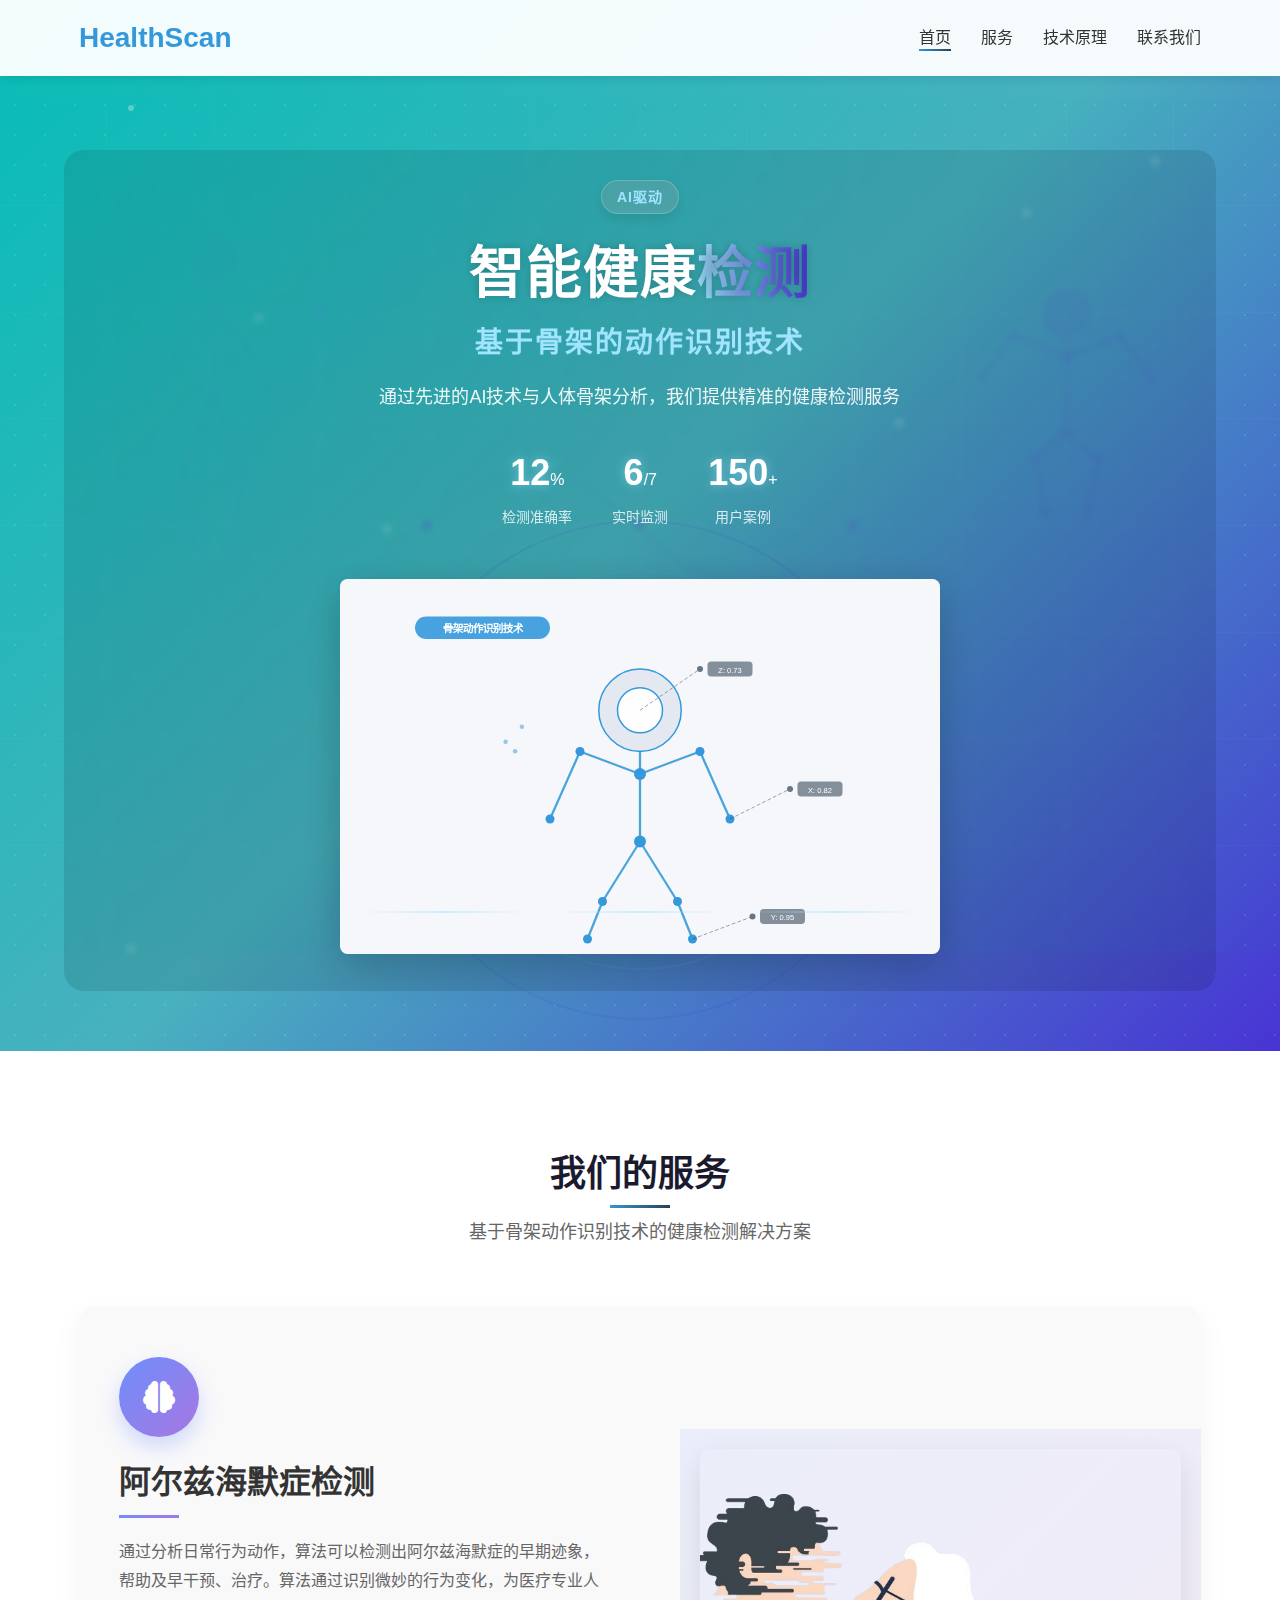
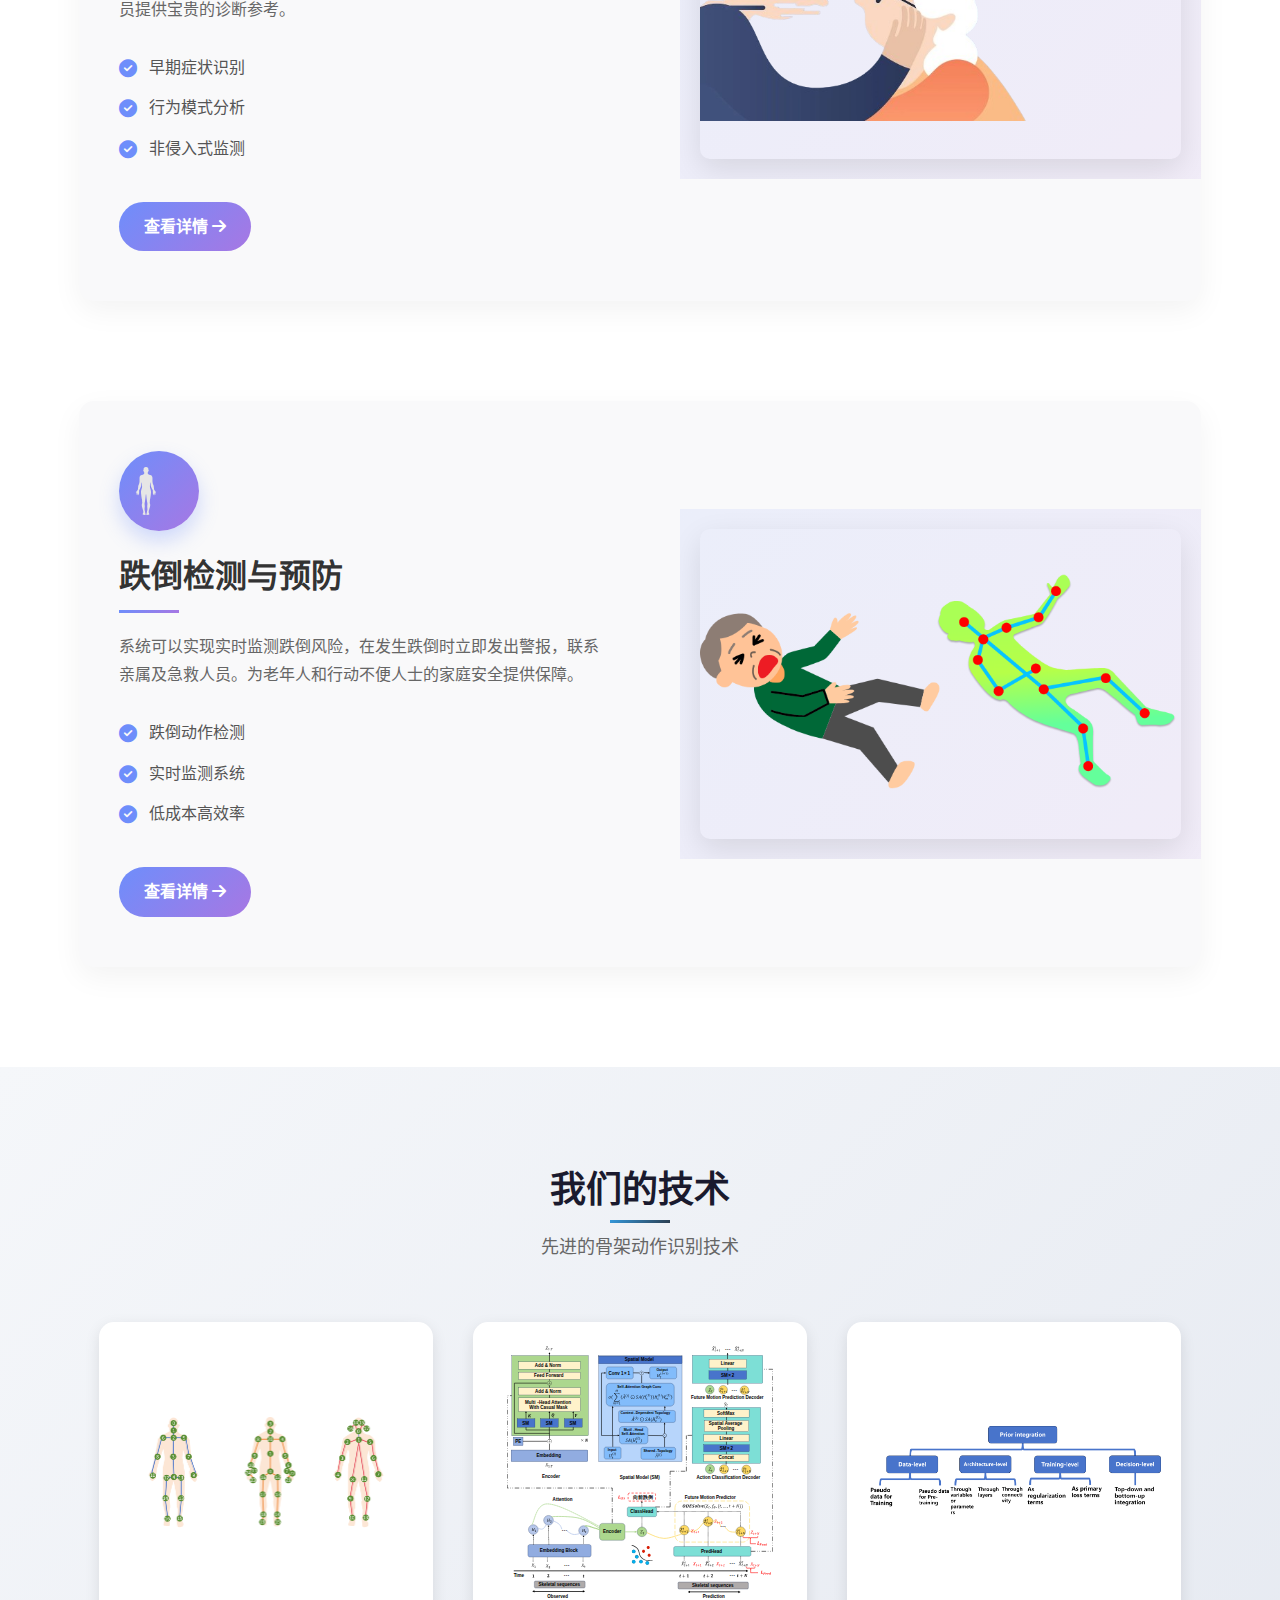
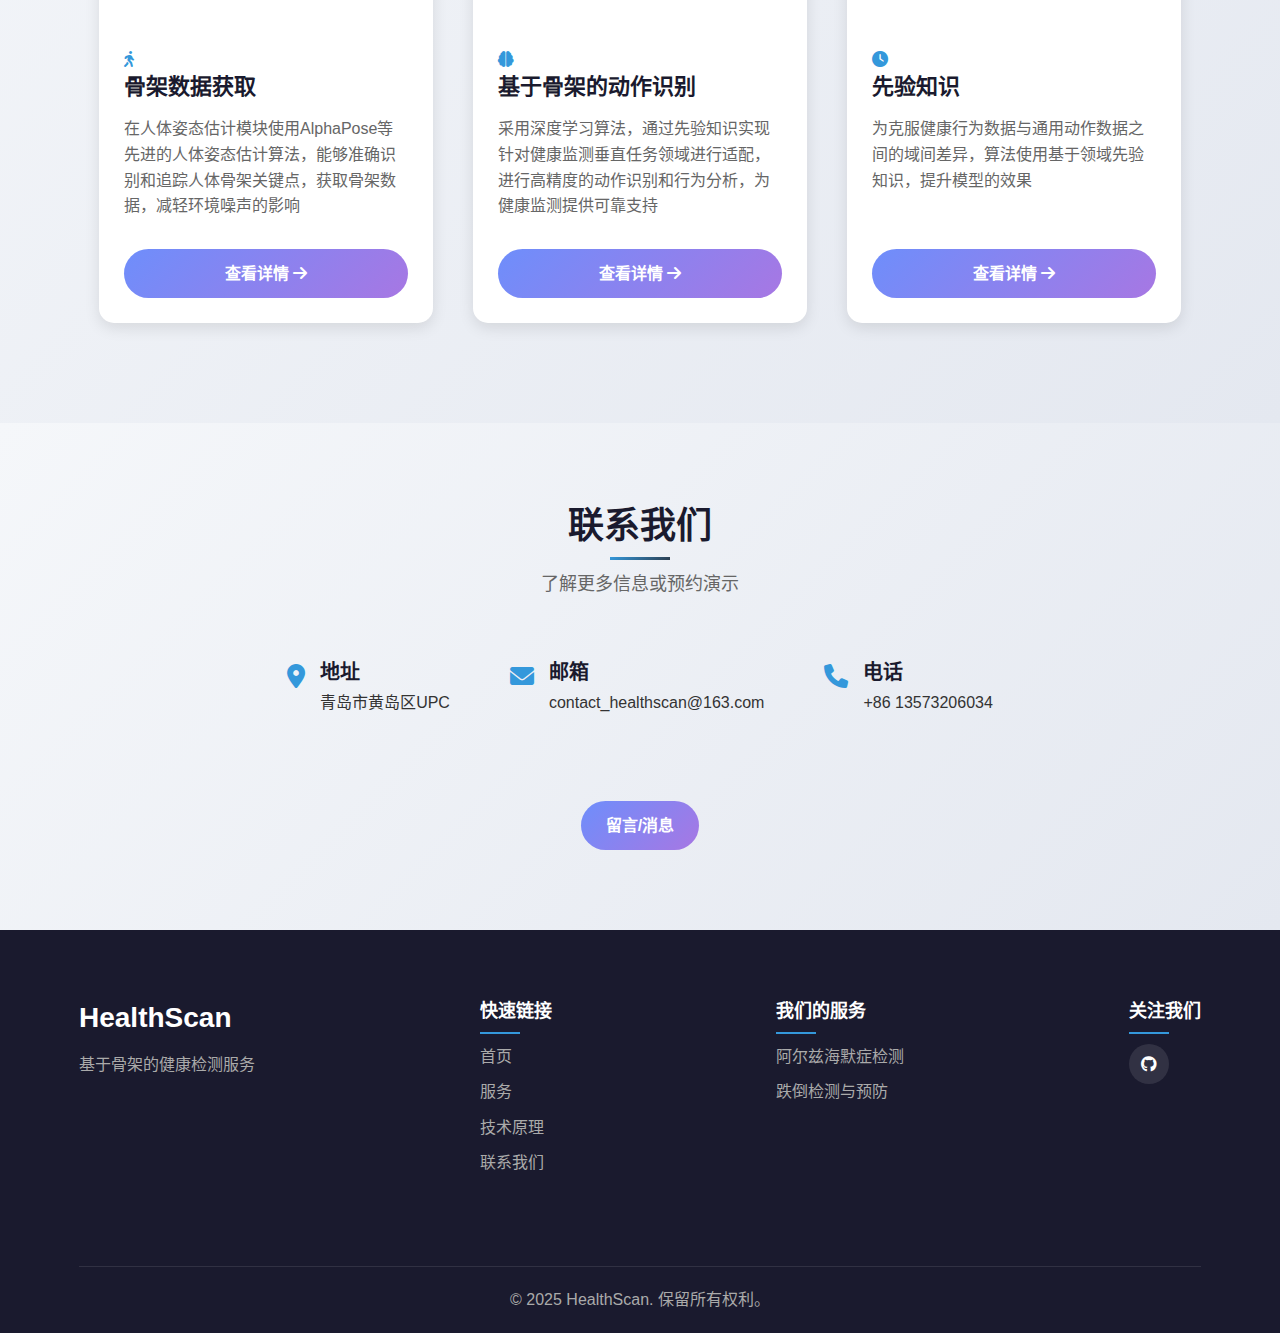
<file: index.html>
<!DOCTYPE html>
<html lang="zh-CN">
<head>
    <meta charset="UTF-8">
    <meta name="viewport" content="width=device-width, initial-scale=1.0">
    <title>HealthScan - 基于骨架的健康检测服务</title>
    <link rel="stylesheet" href="css/style.css">
    <link rel="stylesheet" href="https://cdnjs.cloudflare.com/ajax/libs/font-awesome/6.0.0-beta3/css/all.min.css">
</head>
<body>
    <!-- 导航栏 -->
    <header>
        <div class="container">
            <div class="logo">
                <h1>HealthScan</h1>
            </div>
            <nav>
                <ul>
                    <li><a href="#home" class="active">首页</a></li>
                    <li><a href="#services">服务</a></li>
                    <li><a href="#technology">技术原理</a></li>
                    <!--<li><a href="#about">关于我们</a></li>-->
                    <li><a href="#contact">联系我们</a></li>
                </ul>
            </nav>
            <div class="menu-toggle">
                <i class="fas fa-bars"></i>
            </div>
        </div>
    </header>

    <!-- 主页横幅 -->
    <section id="home" class="hero">
        <div class="hero-skeleton-bg">
            <object data="images/skeleton-animation-bg.svg" type="image/svg+xml" width="100%" height="100%"></object>
        </div>
        <div class="particles-container">
            <div class="particle"></div>
            <div class="particle"></div>
            <div class="particle"></div>
            <div class="particle"></div>
            <div class="particle"></div>
            <div class="particle"></div>
            <div class="particle"></div>
            <div class="particle"></div>
            <div class="particle"></div>
            <div class="particle"></div>
        </div>
        <div class="container">
            <div class="hero-content">
                <div class="tech-badge">AI驱动</div>
                <h1>智能健康<span class="highlight">检测</span></h1>
                <h2>基于骨架的动作识别技术</h2>
                <p>通过先进的AI技术与人体骨架分析，我们提供精准的健康检测服务</p>
                <div class="digital-metrics">
                    <div class="metric"><span class="counter">80</span>%<span class="label">检测准确率</span></div>
                    <div class="metric"><span class="counter">24</span>/7<span class="label">实时监测</span></div>
                    <div class="metric"><span class="counter">1000</span>+<span class="label">用户案例</span></div>
                </div>
                <!-- 按钮已移除以优化页面显示 -->
            </div>
            <div class="hero-image">
                <div class="tech-circles">
                    <div class="circle circle-1"></div>
                    <div class="circle circle-2"></div>
                    <div class="circle circle-3"></div>
                </div>
                <img src="images/skeleton-tracking.svg" alt="骨架动作识别示意图">
                <div class="data-lines">
                    <div class="data-line"></div>
                    <div class="data-line"></div>
                    <div class="data-line"></div>
                </div>
            </div>
        </div>
    </section>

    <!-- 服务部分 -->
    <section id="services" class="services">
        <div class="container">
            <div class="section-header">
                <h2>我们的服务</h2>
                <p>基于骨架动作识别技术的健康检测解决方案</p>
            </div>
            
            <!-- 阿尔兹海默症检测服务 -->
            <div class="service-item">
                <div class="service-content">
                    <div class="service-icon">
                        <i class="fas fa-brain"></i>
                    </div>
                    <h3>阿尔兹海默症检测</h3>
                    <p>通过分析日常行为动作，算法可以检测出阿尔兹海默症的早期迹象，帮助及早干预、治疗。算法通过识别微妙的行为变化，为医疗专业人员提供宝贵的诊断参考。</p>
                    <ul class="service-features">
                        <li><i class="fas fa-check-circle"></i> 早期症状识别</li>
                        <li><i class="fas fa-check-circle"></i> 行为模式分析</li>
                        <li><i class="fas fa-check-circle"></i> 非侵入式监测</li>
                    </ul>
                    <a href="services/alzheimer.html" class="btn btn-primary">查看详情 <i class="fas fa-arrow-right"></i></a>
                </div>
                <div class="service-image">
                    <img src="images/haimo.png" alt="阿尔兹海默症检测服务">
                </div>
            </div>
            
            <!-- 跌倒检测与预防服务 -->
            <div class="service-item reverse">
                <div class="service-image">
                    <img src="images/fall_detection.png" alt="跌倒检测与预防服务">
                </div>
                <div class="service-content">
                    <div class="service-icon">
                        <!--<i class="fas fa-brain"></i>-->
                        <img src="images/ske_icon.svg" alt="跌倒检测图标" style="width:48px;height:48px;object-fit:contain;" />
                    </div>
                    <h3>跌倒检测与预防</h3>
                    <p>系统可以实现实时监测跌倒风险，在发生跌倒时立即发出警报，联系亲属及急救人员。为老年人和行动不便人士的家庭安全提供保障。</p>
                    <ul class="service-features">
                        <li><i class="fas fa-check-circle"></i> 跌倒动作检测</li>
                        <li><i class="fas fa-check-circle"></i> 实时监测系统</li>
                        <li><i class="fas fa-check-circle"></i> 低成本高效率</li>
                    </ul>
                    <a href="services/fall-detection.html" class="btn btn-primary">查看详情 <i class="fas fa-arrow-right"></i></a>
                </div>
            </div>
            
            <!-- 健康数据分析服务 -->
            <!-- 暂时隐藏健康数据分析服务
            <div class="service-item">
                <div class="service-content">
                    <div class="service-icon">
                        <i class="fas fa-chart-line"></i>
                    </div>
                    <h3>健康数据分析</h3>
                    <p>基于长期的动作数据收集，我们提供个性化的健康趋势分析和改善建议。通过AI驱动的数据分析，帮助用户了解自己的健康状况变化，及时调整生活方式。</p>
                    <ul class="service-features">
                        <li><i class="fas fa-check-circle"></i> 个性化健康报告</li>
                        <li><i class="fas fa-check-circle"></i> 趋势分析与预测</li>
                        <li><i class="fas fa-check-circle"></i> 健康改善建议</li>
                    </ul>
                    <a href="services/health-analytics.html" class="btn btn-primary">查看详情 <i class="fas fa-arrow-right"></i></a>
                </div>
                <div class="service-image">
                    <img src="images/about-us.svg" alt="健康数据分析服务">
                </div>
            </div>
            -->
        </div>
        </div>
    </section>

    <!-- 技术部分 -->
    <section id="technology" class="technology">
        <div class="container">
            <div class="section-header">
                <h2>我们的技术</h2>
                <p>先进的骨架动作识别技术</p>
            </div>
            <div class="tech-grid">
                <!-- 骨架动作识别技术卡片 -->
                <a href="technologies/skeleton-require.html" class="tech-card">
                    <div class="tech-card-image">
                        <img src="images/skeleton.png" alt="骨架动作识别技术">
                    </div>
                    <div class="tech-card-content">
                        <div class="tech-card-icon">
                            <i class="fas fa-walking"></i>
                        </div>
                        <h3>骨架数据获取</h3>
                        <p>在人体姿态估计模块使用AlphaPose等先进的人体姿态估计算法，能够准确识别和追踪人体骨架关键点，获取骨架数据，减轻环境噪声的影响</p>
                        <span class="btn btn-primary">查看详情 <i class="fas fa-arrow-right"></i></span>
                    </div>
                </a>
                
                <!-- 深度学习技术卡片 -->
                <a href="technologies/action-recognition.html" class="tech-card">
                    <div class="tech-card-image">
                        <img src="images/infogcn++.svg" alt="深度学习技术">
                    </div>
                    <div class="tech-card-content">
                        <div class="tech-card-icon">
                            <i class="fas fa-brain"></i>
                        </div>
                        <h3>基于骨架的动作识别</h3>
                        <p>采用深度学习算法，通过先验知识实现针对健康监测垂直任务领域进行适配，进行高精度的动作识别和行为分析，为健康监测提供可靠支持</p>
                        <span class="btn btn-primary">查看详情 <i class="fas fa-arrow-right"></i></span>
                    </div>
                </a>
                
                <!-- 实时监测技术卡片 -->
                <a href="technologies/prior-knowledge.html" class="tech-card">
                    <div class="tech-card-image">
                        <img src="images/prior.png" alt="实时监测技术">
                    </div>
                    <div class="tech-card-content">
                        <div class="tech-card-icon">
                            <i class="fas fa-clock"></i>
                        </div>
                        <h3>先验知识</h3>
                        <p>为克服健康行为数据与通用动作数据之间的域间差异，算法使用基于领域先验知识，提升模型的效果</p>
                        <span class="btn btn-primary">查看详情 <i class="fas fa-arrow-right"></i></span>
                    </div>
                </a>
            </div>
        </div>
    </section>

    <!-- 关于我们 (已注释) -->
    <!-- 
    <section id="about" class="about">
        <div class="container">
            <div class="section-header">
                <h2>关于我们</h2>
                <p>致力于通过AI技术改善健康监测</p>
            </div>
            <div class="about-content">
                <div class="about-image">
                    <img src="images/about-us.svg" alt="关于我们">
                </div>
                <div class="about-text">
                    <h3>我们的使命</h3>
                    <p>HealthScan致力于将先进的AI技术应用于健康监测领域，通过骨架动作识别技术，我们为用户提供非侵入式、高效准确的健康状况评估服务。</p>
                    <p>我们的团队由AI专家、医疗专业人士和软件工程师组成，共同致力于开发创新的健康监测解决方案。</p>
                    <div class="stats">
                        <div class="stat-item">
                            <h4>高准确率</h4>
                            <p>检测准确率</p>
                        </div>
                        <div class="stat-item">
                            <h4>1000+</h4>
                            <p>用户案例</p>
                        </div>
                        <div class="stat-item">
                            <h4>24/7</h4>
                            <p>实时监测</p>
                        </div>
                    </div>
                </div>
            </div>
        </div>
    </section>
    -->

    <!-- 联系我们 -->
    <section id="contact" class="contact">
        <div class="container">
            <div class="section-header">
                <h2>联系我们</h2>
                <p>了解更多信息或预约演示</p>
            </div>
            <div class="contact-info-row">
                <div class="contact-item">
                    <i class="fas fa-map-marker-alt"></i>
                    <div>
                        <h3>地址</h3>
                        <p>青岛市黄岛区UPC</p>
                    </div>
                </div>
                <div class="contact-item">
                    <i class="fas fa-envelope"></i>
                    <div>
                        <h3>邮箱</h3>
                        <p>contact_healthscan@163.com</p>
                    </div>
                </div>
                <div class="contact-item">
                    <i class="fas fa-phone"></i>
                    <div>
                        <h3>电话</h3>
                        <p>+86 13573206034</p>
                    </div>
                </div>
            </div>
            <div class="contact-form-link">
                <a href="contact-form.html" class="btn btn-primary">留言/消息</a>
            </div>
        </div>
    </section>

    <!-- 页脚 -->
    <footer>
        <div class="container">
            <div class="footer-content">
                <div class="footer-logo">
                    <h2>HealthScan</h2>
                    <p>基于骨架的健康检测服务</p>
                </div>
                <div class="footer-links">
                    <h3>快速链接</h3>
                    <ul>
                        <li><a href="#home">首页</a></li>
                        <li><a href="#services">服务</a></li>
                        <li><a href="#technology">技术原理</a></li>
                        <!--<li><a href="#about">关于我们</a></li>-->
                        <li><a href="#contact">联系我们</a></li>
                    </ul>
                </div>
                <div class="footer-services">
                    <h3>我们的服务</h3>
                    <ul>
                        <li><a href="#">阿尔兹海默症检测</a></li>
                        <li><a href="#">跌倒检测与预防</a></li>
                        <!--<li><a href="#">健康数据分析</a></li>-->
                    </ul>
                </div>
                <div class="footer-social">
                    <h3>关注我们</h3>
                    <div class="social-icons">
                        <!-- <a href="#"><i class="fab fa-google-scholar"></i></a> -->
                        <!-- <a href="https://scholar.google.com/citations?user=YOUR_USER_ID"><i class="fab fa-googlescholar"></i></a> -->
                        <!-- <a href="#"><i class="fab fa-linkedin"></i></a> -->
                        <a href="https://github.com/clown06/clown06.github.io"><i class="fab fa-github"></i></a>
                    </div>
                </div>
            </div>
            <div class="footer-bottom">
                <p>&copy; 2025 HealthScan. 保留所有权利。</p>
            </div>
        </div>
    </footer>

    <script src="js/script.js"></script>
</body>
</html>
</file>
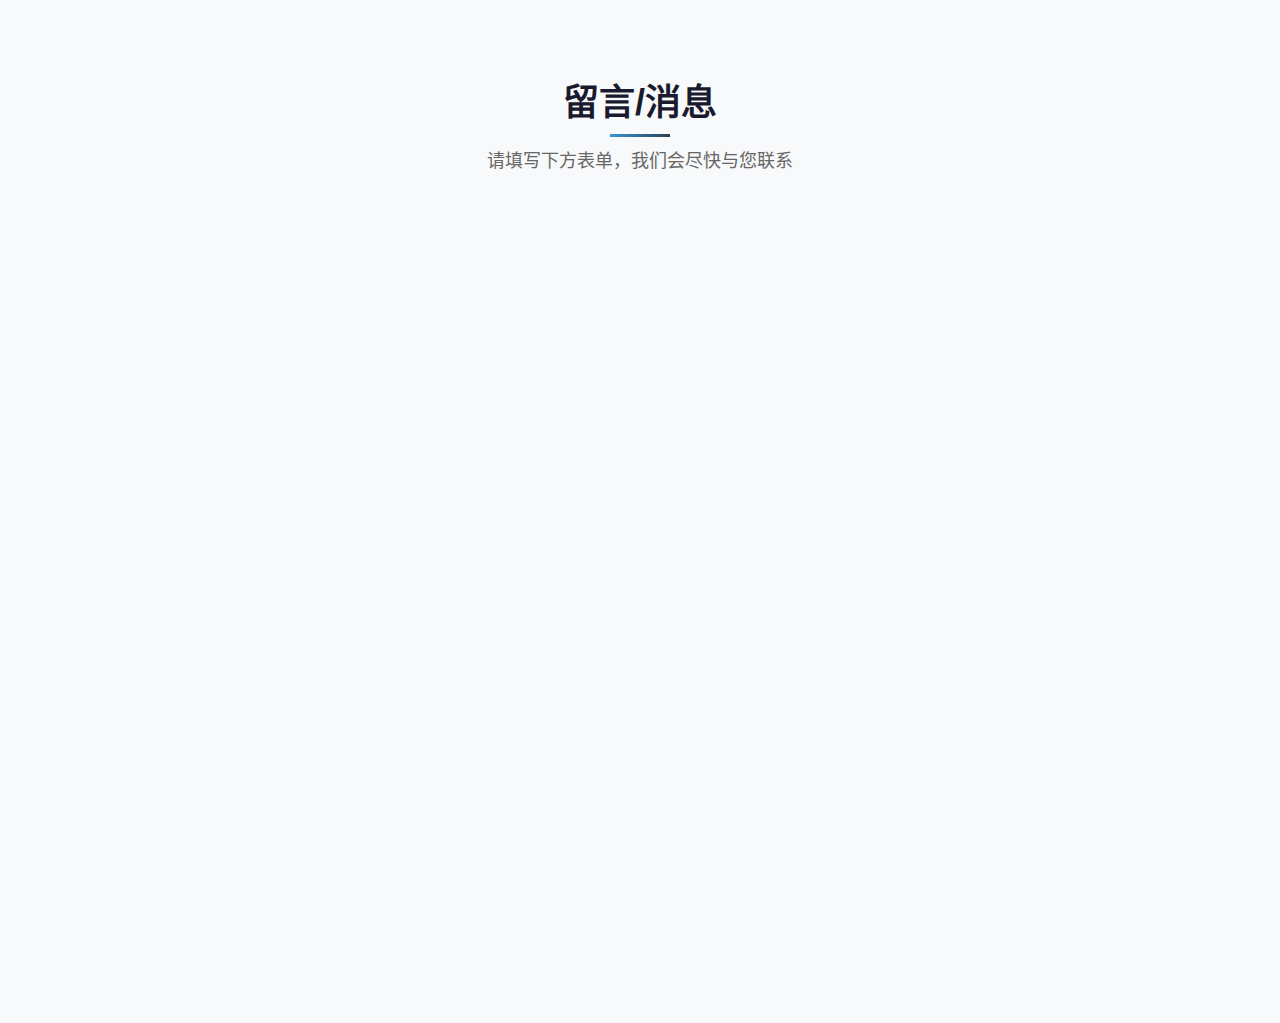
<file: contact-form.html>
<!DOCTYPE html>
<html lang="zh-CN">
<head>
    <meta charset="UTF-8">
    <meta name="viewport" content="width=device-width, initial-scale=1.0">
    <title>留言/消息 - HealthScan</title>
    <link rel="stylesheet" href="css/style.css">
</head>
<body>
    <section class="contact-form-page">
        <div class="container">
            <div class="section-header">
                <h2>留言/消息</h2>
                <p>请填写下方表单，我们会尽快与您联系</p>
            </div>
            <!-- 这里嵌入第三方表单工具，如腾讯问卷、金数据、Google Forms等iframe代码 -->
            <div class="third-party-form">
                <iframe src="https://wj.qq.com/s2/22580345/e229/" width="100%" height="700" frameborder="0" marginheight="0" marginwidth="0">加载中…</iframe>
            </div>
        </div>
    </section>
</body>
</html>
</file>
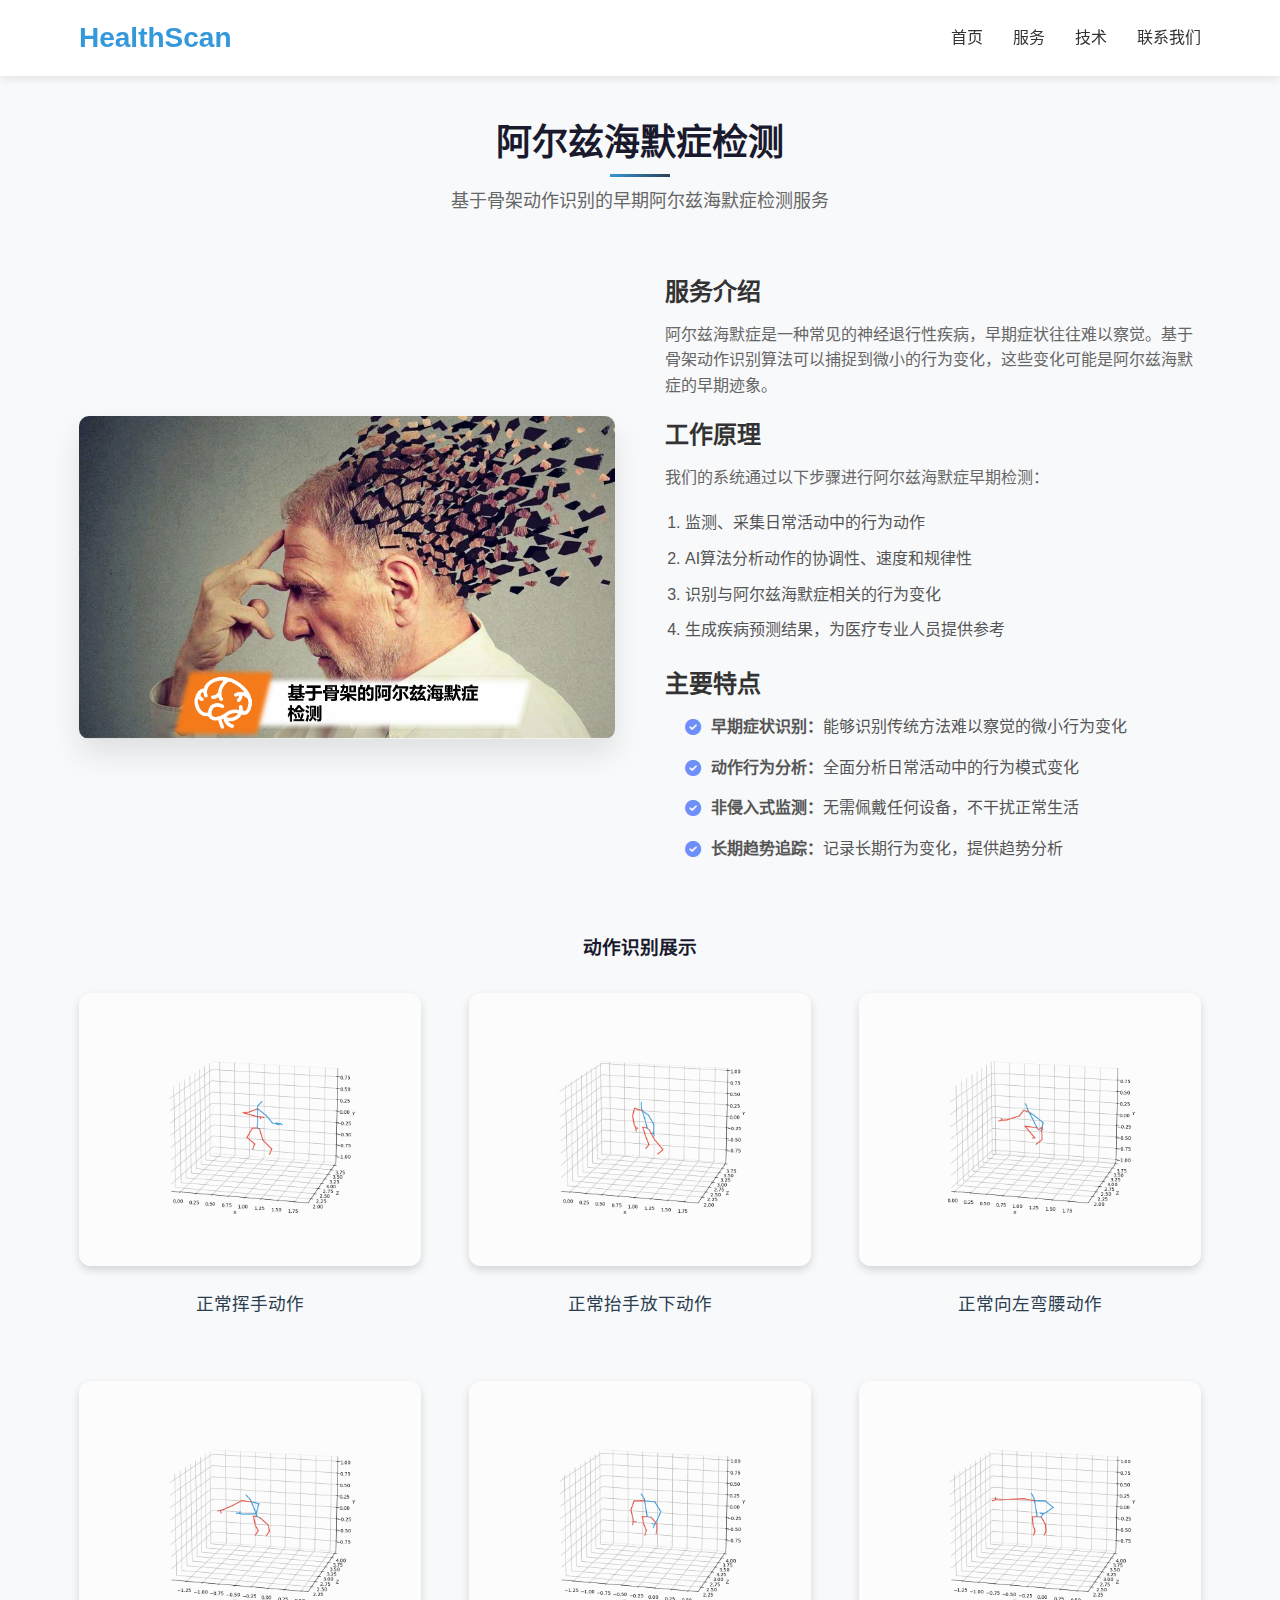
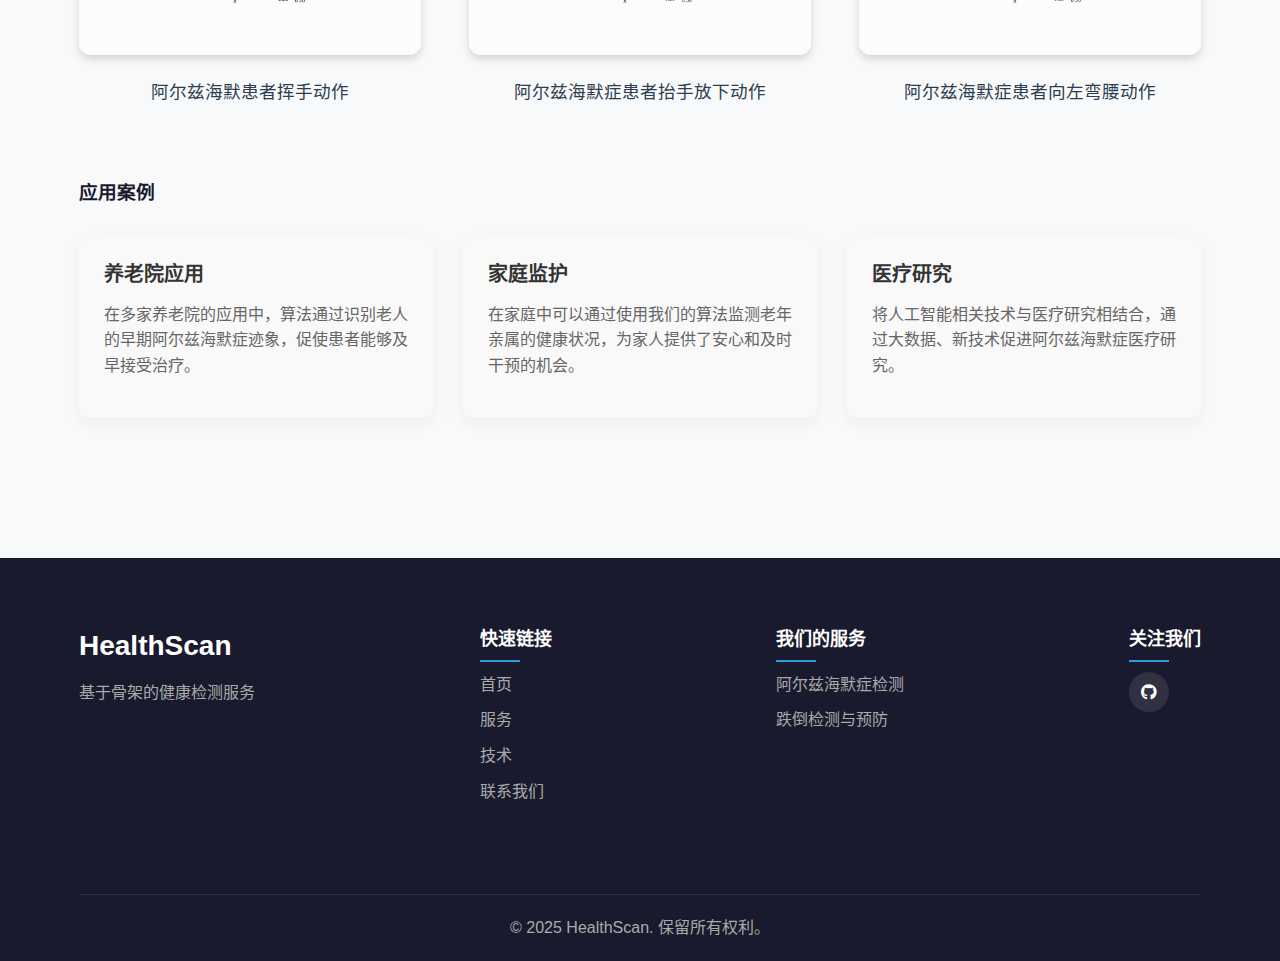
<file: services/alzheimer.html>
<!DOCTYPE html>
<html lang="zh-CN">
<head>
    <meta charset="UTF-8">
    <meta name="viewport" content="width=device-width, initial-scale=1.0">
    <title>阿尔兹海默症检测 - HealthScan</title>
    <link rel="stylesheet" href="../css/style.css">
    <link rel="stylesheet" href="https://cdnjs.cloudflare.com/ajax/libs/font-awesome/6.0.0-beta3/css/all.min.css">
</head>
<body>
    <!-- 导航栏 -->
    <header>
        <div class="container">
            <div class="logo">
                <h1>HealthScan</h1>
            </div>
            <nav>
                <ul>
                    <li><a href="../index.html">首页</a></li>
                    <li><a href="../index.html#services" class="active">服务</a></li>
                    <li><a href="../index.html#technology">技术</a></li>
                    <li><a href="../index.html#contact">联系我们</a></li>
                </ul>
            </nav>
            <div class="menu-toggle">
                <i class="fas fa-bars"></i>
            </div>
        </div>
    </header>

    <!-- 服务详情 -->
    <section class="service-detail">
        <div class="container">
            <div class="section-header">
                <h2>阿尔兹海默症检测</h2>
                <p>基于骨架动作识别的早期阿尔兹海默症检测服务</p>
            </div>
            
            <div class="detail-content">
                <div class="detail-image">
                    <img src="../images/AI_haimo.png" alt="阿尔兹海默症检测服务">
                </div>
                
                <div class="detail-text">
                    <h3>服务介绍</h3>
                    <p>阿尔兹海默症是一种常见的神经退行性疾病，早期症状往往难以察觉。基于骨架动作识别算法可以捕捉到微小的行为变化，这些变化可能是阿尔兹海默症的早期迹象。</p>
                    
                    <h3>工作原理</h3>
                    <p>我们的系统通过以下步骤进行阿尔兹海默症早期检测：</p>
                    <ol>
                        <li>监测、采集日常活动中的行为动作</li>
                        <li>AI算法分析动作的协调性、速度和规律性</li>
                        <li>识别与阿尔兹海默症相关的行为变化</li>
                        <li>生成疾病预测结果，为医疗专业人员提供参考</li>
                    </ol>
                    
                    <h3>主要特点</h3>
                    <ul class="feature-list">
                        <li><i class="fas fa-check-circle"></i> <strong>早期症状识别：</strong>能够识别传统方法难以察觉的微小行为变化</li>
                        <li><i class="fas fa-check-circle"></i> <strong>动作行为分析：</strong>全面分析日常活动中的行为模式变化</li>
                        <li><i class="fas fa-check-circle"></i> <strong>非侵入式监测：</strong>无需佩戴任何设备，不干扰正常生活</li>
                        <li><i class="fas fa-check-circle"></i> <strong>长期趋势追踪：</strong>记录长期行为变化，提供趋势分析</li>
                        <!---<li><i class="fas fa-check-circle"></i> <strong>医疗参考报告：</strong>生成专业报告供医疗人员参考</li>--->
                    </ul>
                </div>
            </div>
            
            <!--<div class="video-upload-section">
                <h3>视频分析服务</h3>
                <p>上传您的视频，我们的AI算法将分析其中的动作模式，为您提供阿尔兹海默症风险评估。</p>
                
                <div class="upload-container">
                    <form id="video-upload-form" enctype="multipart/form-data">
                        <div class="file-input-container">
                            <label for="video-file" class="file-label">
                                <i class="fas fa-cloud-upload-alt"></i> 选择视频文件
                            </label>
                            <input type="file" id="video-file" name="video" accept="video/*" class="file-input" required>
                            <span id="file-name">未选择文件</span>
                        </div>
                        
                        <div class="upload-details">
                            <div class="upload-info">
                                <h4>上传要求</h4>
                                <ul>
                                    <li><i class="fas fa-check"></i> 支持格式：MP4, AVI, MOV, WMV</li>
                                    <li><i class="fas fa-check"></i> 最大文件大小：500MB</li>
                                    <li><i class="fas fa-check"></i> 建议视频长度：3-5分钟</li>
                                    <li><i class="fas fa-check"></i> 视频内容：日常活动场景</li>
                                </ul>
                            </div>
                        </div>
                        
                        <div class="progress-container" style="display: none;">
                            <div class="progress-bar">
                                <div class="progress" id="upload-progress"></div>
                            </div>
                            <span class="progress-text">0%</span>
                        </div>
                        
                        <div class="consent-checkbox">
                            <input type="checkbox" id="consent" name="consent" required>
                            <label for="consent">我同意上传的视频仅用于阿尔兹海默症风险评估，并了解数据将按照隐私政策处理</label>
                        </div>
                        
                        <div class="upload-actions">
                            <button type="submit" class="btn btn-primary" id="upload-btn">上传视频</button>
                            <button type="reset" class="btn btn-secondary">重置</button>
                        </div>
                        
                        <div id="upload-message" class="upload-message"></div>
                    </form>
                </div>
            </div>-->
            
            <!-- 动画展示区域 -->
            <div class="animation-showcase">
                <h3>动作识别展示</h3>
                <div class="animation-container">
                    <!-- 第一行 - S01系列 -->
                    <div class="animation-row">
                        <div class="animation-item">
                            <img src="../images/skeleton_S01A01L02.gif" alt="动作识别示例1">
                            <p class="animation-label">正常挥手动作</p>
                        </div>
                        <div class="animation-item">
                            <img src="../images/skeleton_S01A02L02.gif" alt="动作识别示例2">
                            <p class="animation-label">正常抬手放下动作</p>
                        </div>
                        <div class="animation-item">
                            <img src="../images/skeleton_S01A03L01.gif" alt="动作识别示例3">
                            <p class="animation-label">正常向左弯腰动作</p>
                        </div>
                    </div>
                    <!-- 第二行 - S06系列 -->
                    <div class="animation-row">
                        <div class="animation-item">
                            <img src="../images/skeleton_S06A01L02.gif" alt="动作识别示例4">
                            <p class="animation-label">阿尔兹海默患者挥手动作</p>
                        </div>
                        <div class="animation-item">
                            <img src="../images/skeleton_S06A02L02.gif" alt="动作识别示例5">
                            <p class="animation-label">阿尔兹海默症患者抬手放下动作</p>
                        </div>
                        <div class="animation-item">
                            <img src="../images/skeleton_S06A03L01.gif" alt="动作识别示例6">
                            <p class="animation-label">阿尔兹海默症患者向左弯腰动作</p>
                        </div>
                    </div>
                </div>
            </div>

            <div class="case-studies">
                <h3>应用案例</h3>
                <div class="case-grid">
                    <div class="case-card">
                        <h4>养老院应用</h4>
                        <p>在多家养老院的应用中，算法通过识别老人的早期阿尔兹海默症迹象，促使患者能够及早接受治疗。</p>
                    </div>
                    <div class="case-card">
                        <h4>家庭监护</h4>
                        <p>在家庭中可以通过使用我们的算法监测老年亲属的健康状况，为家人提供了安心和及时干预的机会。</p>
                    </div>
                    <div class="case-card">
                        <h4>医疗研究</h4>
                        <p>将人工智能相关技术与医疗研究相结合，通过大数据、新技术促进阿尔兹海默症医疗研究。</p>
                    </div>
                </div>
            </div>
            
        </div>
    </section>

    <!-- 页脚 -->
    <footer>
        <div class="container">
            <div class="footer-content">
                <div class="footer-logo">
                    <h2>HealthScan</h2>
                    <p>基于骨架的健康检测服务</p>
                </div>
                <div class="footer-links">
                    <h3>快速链接</h3>
                    <ul>
                        <li><a href="../index.html">首页</a></li>
                        <li><a href="../index.html#services">服务</a></li>
                        <li><a href="../index.html#technology">技术</a></li>
                        <li><a href="../index.html#contact">联系我们</a></li>
                    </ul>
                </div>
                <div class="footer-services">
                    <h3>我们的服务</h3>
                    <ul>
                        <li><a href="alzheimer.html">阿尔兹海默症检测</a></li>
                        <li><a href="fall-detection.html">跌倒检测与预防</a></li>
                    </ul>
                </div>
                <div class="footer-social">
                    <h3>关注我们</h3>
                    <div class="social-icons">
                        <a href="#"><i class="fab fa-github"></i></a>
                    </div>
                </div>
            </div>
            <div class="footer-bottom">
                <p>&copy; 2025 HealthScan. 保留所有权利。</p>
            </div>
        </div>
    </footer>

    <script src="../js/script.js"></script>
</body>
</html>
</file>
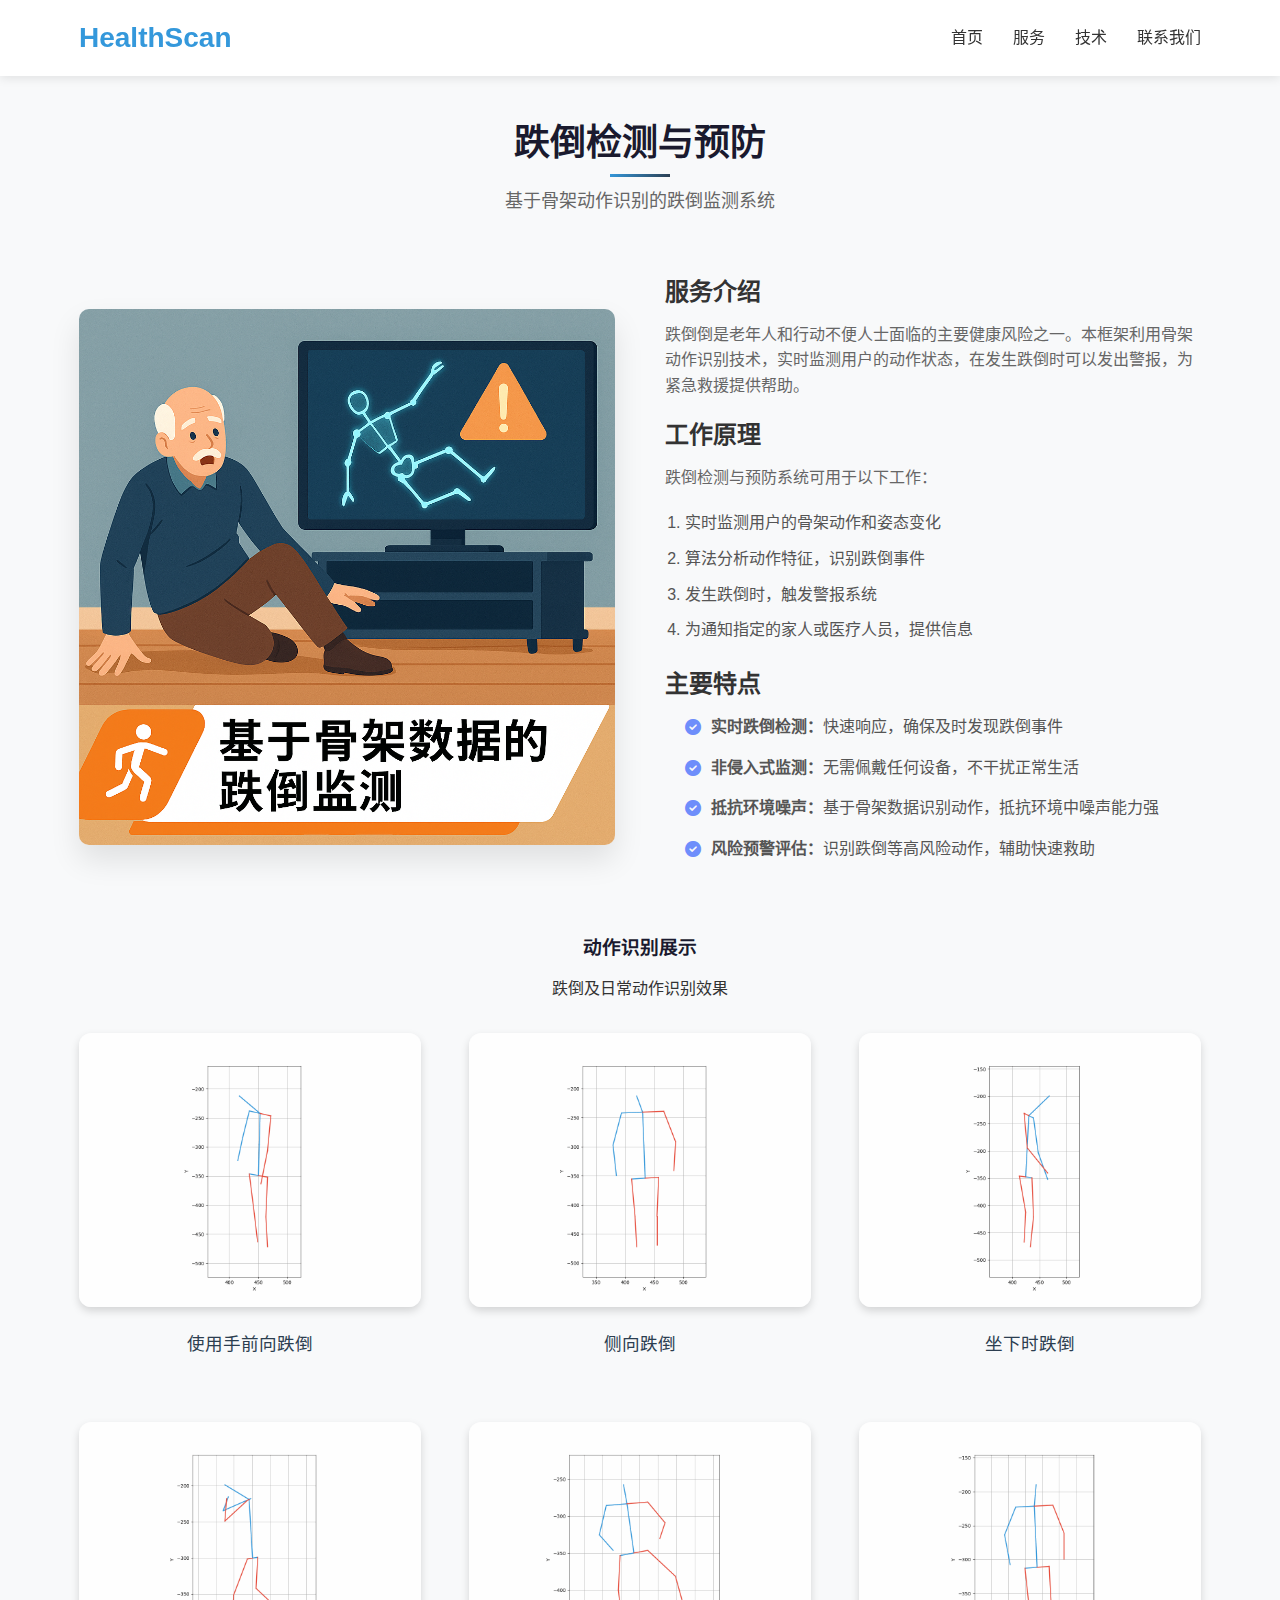
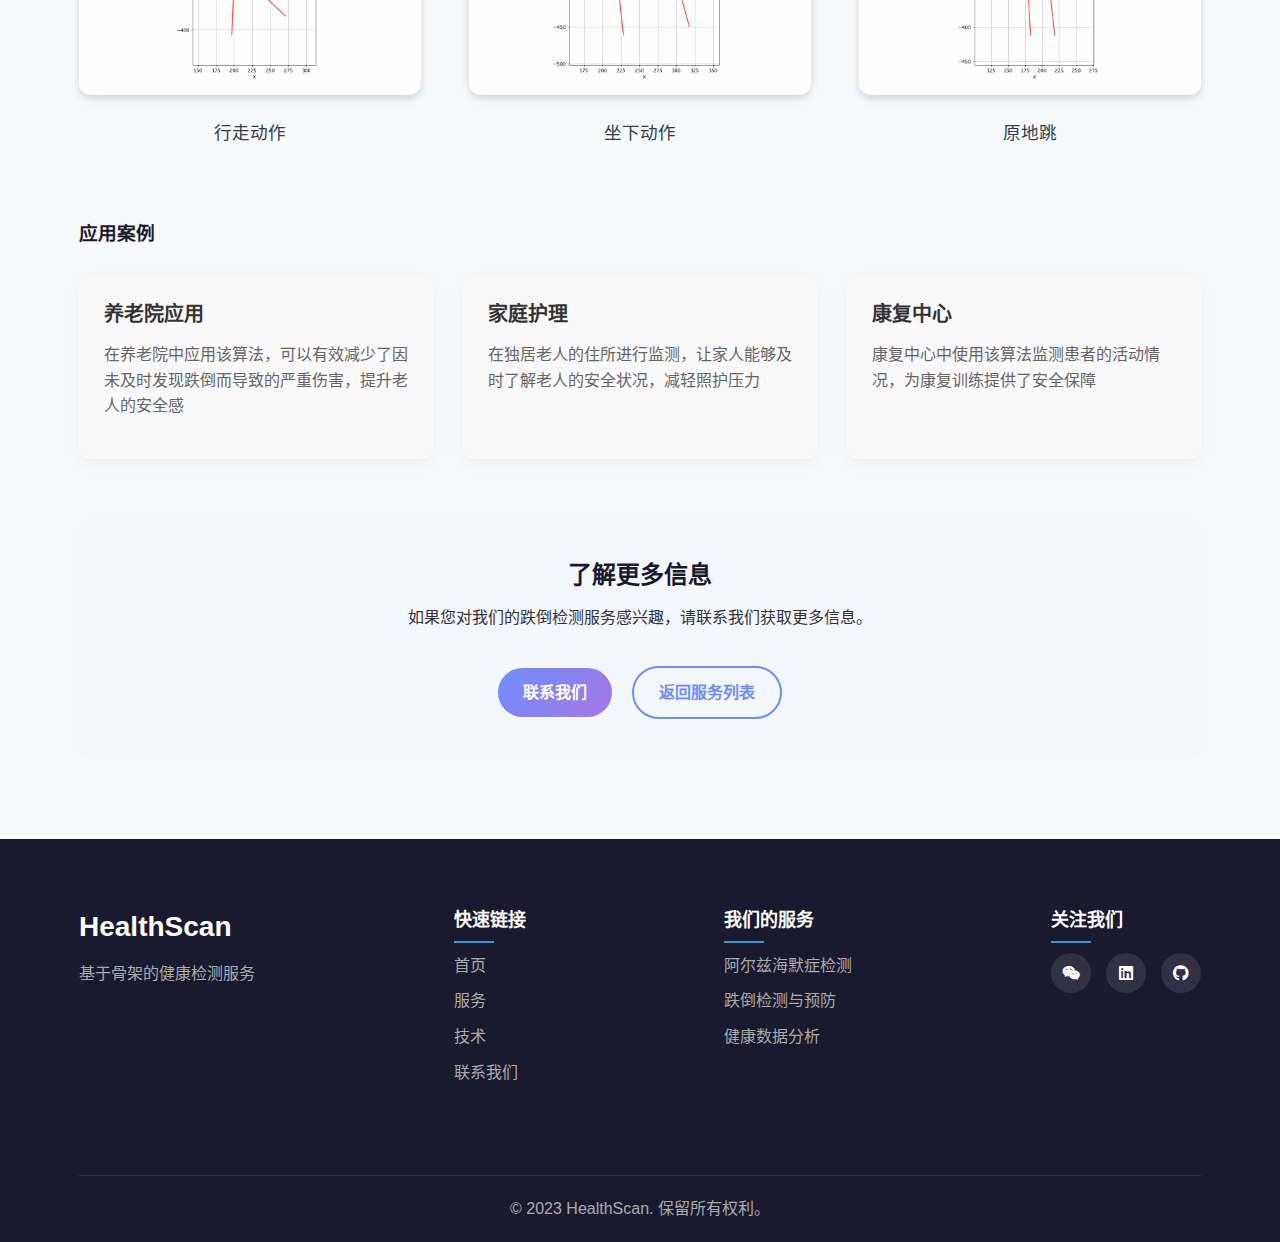
<file: services/fall-detection.html>
<!DOCTYPE html>
<html lang="zh-CN">
<head>
    <meta charset="UTF-8">
    <meta name="viewport" content="width=device-width, initial-scale=1.0">
    <title>跌倒检测与预防 - HealthScan</title>
    <link rel="stylesheet" href="../css/style.css">
    <link rel="stylesheet" href="https://cdnjs.cloudflare.com/ajax/libs/font-awesome/6.0.0-beta3/css/all.min.css">
</head>
<body>
    <!-- 导航栏 -->
    <header>
        <div class="container">
            <div class="logo">
                <h1>HealthScan</h1>
            </div>
            <nav>
                <ul>
                    <li><a href="../index.html">首页</a></li>
                    <li><a href="../index.html#services" class="active">服务</a></li>
                    <li><a href="../index.html#technology">技术</a></li>
                    <li><a href="../index.html#contact">联系我们</a></li>
                </ul>
            </nav>
            <div class="menu-toggle">
                <i class="fas fa-bars"></i>
            </div>
        </div>
    </header>

    <!-- 服务详情 -->
    <section class="service-detail">
        <div class="container">
            <div class="section-header">
                <h2>跌倒检测与预防</h2>
                <p>基于骨架动作识别的跌倒监测系统</p>
            </div>
            
            <div class="detail-content">
                <div class="detail-image">
                    <img src="../images/AI_fall_detection.png" alt="跌倒检测与预防服务">
                </div>
                
                <div class="detail-text">
                    <h3>服务介绍</h3>
                    <p>跌倒倒是老年人和行动不便人士面临的主要健康风险之一。本框架利用骨架动作识别技术，实时监测用户的动作状态，在发生跌倒时可以发出警报，为紧急救援提供帮助。</p>
                    
                    <h3>工作原理</h3>
                    <p>跌倒检测与预防系统可用于以下工作：</p>
                    <ol>
                        <li>实时监测用户的骨架动作和姿态变化</li>
                        <li>算法分析动作特征，识别跌倒事件</li>
                        <li>发生跌倒时，触发警报系统</li>
                        <li>为通知指定的家人或医疗人员，提供信息</li>
                        <!--<li>生成跌倒风险评估报告，提供预防建议</li>--->
                    </ol>
                    
                    <h3>主要特点</h3>
                    <ul class="feature-list">
                        <li><i class="fas fa-check-circle"></i> <strong>实时跌倒检测：</strong>快速响应，确保及时发现跌倒事件</li>
                        <li><i class="fas fa-check-circle"></i> <strong>非侵入式监测：</strong>无需佩戴任何设备，不干扰正常生活</li>
                        <li><i class="fas fa-check-circle"></i> <strong>抵抗环境噪声：</strong>基于骨架数据识别动作，抵抗环境中噪声能力强</li>
                        <li><i class="fas fa-check-circle"></i> <strong>风险预警评估：</strong>识别跌倒等高风险动作，辅助快速救助</li>
                        <!---<li><i class="fas fa-check-circle"></i> <strong>隐私保护：</strong>只分析骨架数据，不存储或传输实际图像</li>--->
                    </ul>
                </div>
            </div>
            
            <!--<div class="video-upload-section">
                <h3>视频分析服务</h3>
                <p>上传您的视频，我们的AI算法将分析其中的动作模式，为您提供跌倒风险评估。</p>
                
                <div class="upload-container">
                    <form id="video-upload-form" enctype="multipart/form-data">
                        <div class="file-input-container">
                            <label for="video-file" class="file-label">
                                <i class="fas fa-cloud-upload-alt"></i> 选择视频文件
                            </label>
                            <input type="file" id="video-file" name="video" accept="video/*" class="file-input" required>
                            <span id="file-name">未选择文件</span>
                        </div>-->

            <div class="animation-showcase">
                <h3>动作识别展示</h3>
                <p>跌倒及日常动作识别效果</p>
                
                <div class="animation-container">
                    <div class="animation-row">
                        <div class="animation-item">
                            <img src="../images/transformed_2d_Subject1Activity1Trial1Camera1.gif" alt="Activity 1">
                            <p class="animation-label">使用手前向跌倒</p>
                        </div>
                        <div class="animation-item">
                            <img src="../images/transformed_2d_Subject1Activity4Trial1Camera1.gif" alt="Activity 4">
                            <p class="animation-label">侧向跌倒</p>
                        </div>
                        <div class="animation-item">
                            <img src="../images/transformed_2d_Subject1Activity5Trial1Camera1.gif" alt="Activity 5">
                            <p class="animation-label">坐下时跌倒</p>
                        </div>
                    </div>
                    <div class="animation-row">
                        <div class="animation-item">
                            <img src="../images/transformed_2d_Subject1Activity6Trial1Camera1.gif" alt="Activity 6">
                            <p class="animation-label">行走动作</p>
                        </div>
                        <div class="animation-item">
                            <img src="../images/transformed_2d_Subject1Activity8Trial1Camera1.gif" alt="Activity 8">
                            <p class="animation-label">坐下动作</p>
                        </div>
                        <div class="animation-item">
                            <img src="../images/transformed_2d_Subject1Activity10Trial1Camera1.gif" alt="Activity 10">
                            <p class="animation-label">原地跳</p>
                        </div>
                    </div>
                </div>
            </div>

            <!--
                        <div class="upload-details">
                            <div class="upload-info">
                                <h4>上传要求</h4>
                                <ul>
                                    <li><i class="fas fa-check"></i> 支持格式：MP4, AVI, MOV, WMV</li>
                                    <li><i class="fas fa-check"></i> 最大文件大小：500MB</li>
                                    <li><i class="fas fa-check"></i> 建议视频长度：3-5分钟</li>
                                    <li><i class="fas fa-check"></i> 视频内容：日常活动场景</li>
                                </ul>
                            </div>
                        </div>
                        
                        <div class="progress-container" style="display: none;">
                            <div class="progress-bar">
                                <div class="progress" id="upload-progress"></div>
                            </div>
                            <span class="progress-text">0%</span>
                        </div>
                        
                        <div class="consent-checkbox">
                            <input type="checkbox" id="consent" name="consent" required>
                            <label for="consent">我同意上传的视频仅用于跌倒风险评估，并了解数据将按照隐私政策处理</label>
                        </div>
                        
                        <div class="upload-actions">
                            <button type="submit" class="btn btn-primary" id="upload-btn">上传视频</button>
                            <button type="reset" class="btn btn-secondary">重置</button>
                        </div>
                        
                        <div id="upload-message" class="upload-message"></div>
                    </form>
                </div>
            </div>-->
            
            <div class="case-studies">
                <h3>应用案例</h3>
                <div class="case-grid">
                    <div class="case-card">
                        <h4>养老院应用</h4>
                        <p>在养老院中应用该算法，可以有效减少了因未及时发现跌倒而导致的严重伤害，提升老人的安全感</p>
                    </div>
                    <div class="case-card">
                        <h4>家庭护理</h4>
                        <p>在独居老人的住所进行监测，让家人能够及时了解老人的安全状况，减轻照护压力</p>
                    </div>
                    <div class="case-card">
                        <h4>康复中心</h4>
                        <p>康复中心中使用该算法监测患者的活动情况，为康复训练提供了安全保障</p>
                    </div>
                </div>
            </div>
            
            <div class="cta-section">
                <h3>了解更多信息</h3>
                <p>如果您对我们的跌倒检测服务感兴趣，请联系我们获取更多信息。</p>
                <a href="../index.html#contact" class="btn btn-primary">联系我们</a>
                <a href="../index.html#services" class="btn btn-secondary">返回服务列表</a>
            </div>
        </div>
    </section>

    <!-- 页脚 -->
    <footer>
        <div class="container">
            <div class="footer-content">
                <div class="footer-logo">
                    <h2>HealthScan</h2>
                    <p>基于骨架的健康检测服务</p>
                </div>
                <div class="footer-links">
                    <h3>快速链接</h3>
                    <ul>
                        <li><a href="../index.html">首页</a></li>
                        <li><a href="../index.html#services">服务</a></li>
                        <li><a href="../index.html#technology">技术</a></li>
                        <li><a href="../index.html#contact">联系我们</a></li>
                    </ul>
                </div>
                <div class="footer-services">
                    <h3>我们的服务</h3>
                    <ul>
                        <li><a href="alzheimer.html">阿尔兹海默症检测</a></li>
                        <li><a href="fall-detection.html">跌倒检测与预防</a></li>
                        <li><a href="health-analytics.html">健康数据分析</a></li>
                    </ul>
                </div>
                <div class="footer-social">
                    <h3>关注我们</h3>
                    <div class="social-icons">
                        <a href="#"><i class="fab fa-weixin"></i></a>
                        <a href="#"><i class="fab fa-linkedin"></i></a>
                        <a href="#"><i class="fab fa-github"></i></a>
                    </div>
                </div>
            </div>
            <div class="footer-bottom">
                <p>&copy; 2023 HealthScan. 保留所有权利。</p>
            </div>
        </div>
    </footer>

    <script src="../js/script.js"></script>
</body>
</html>
</file>
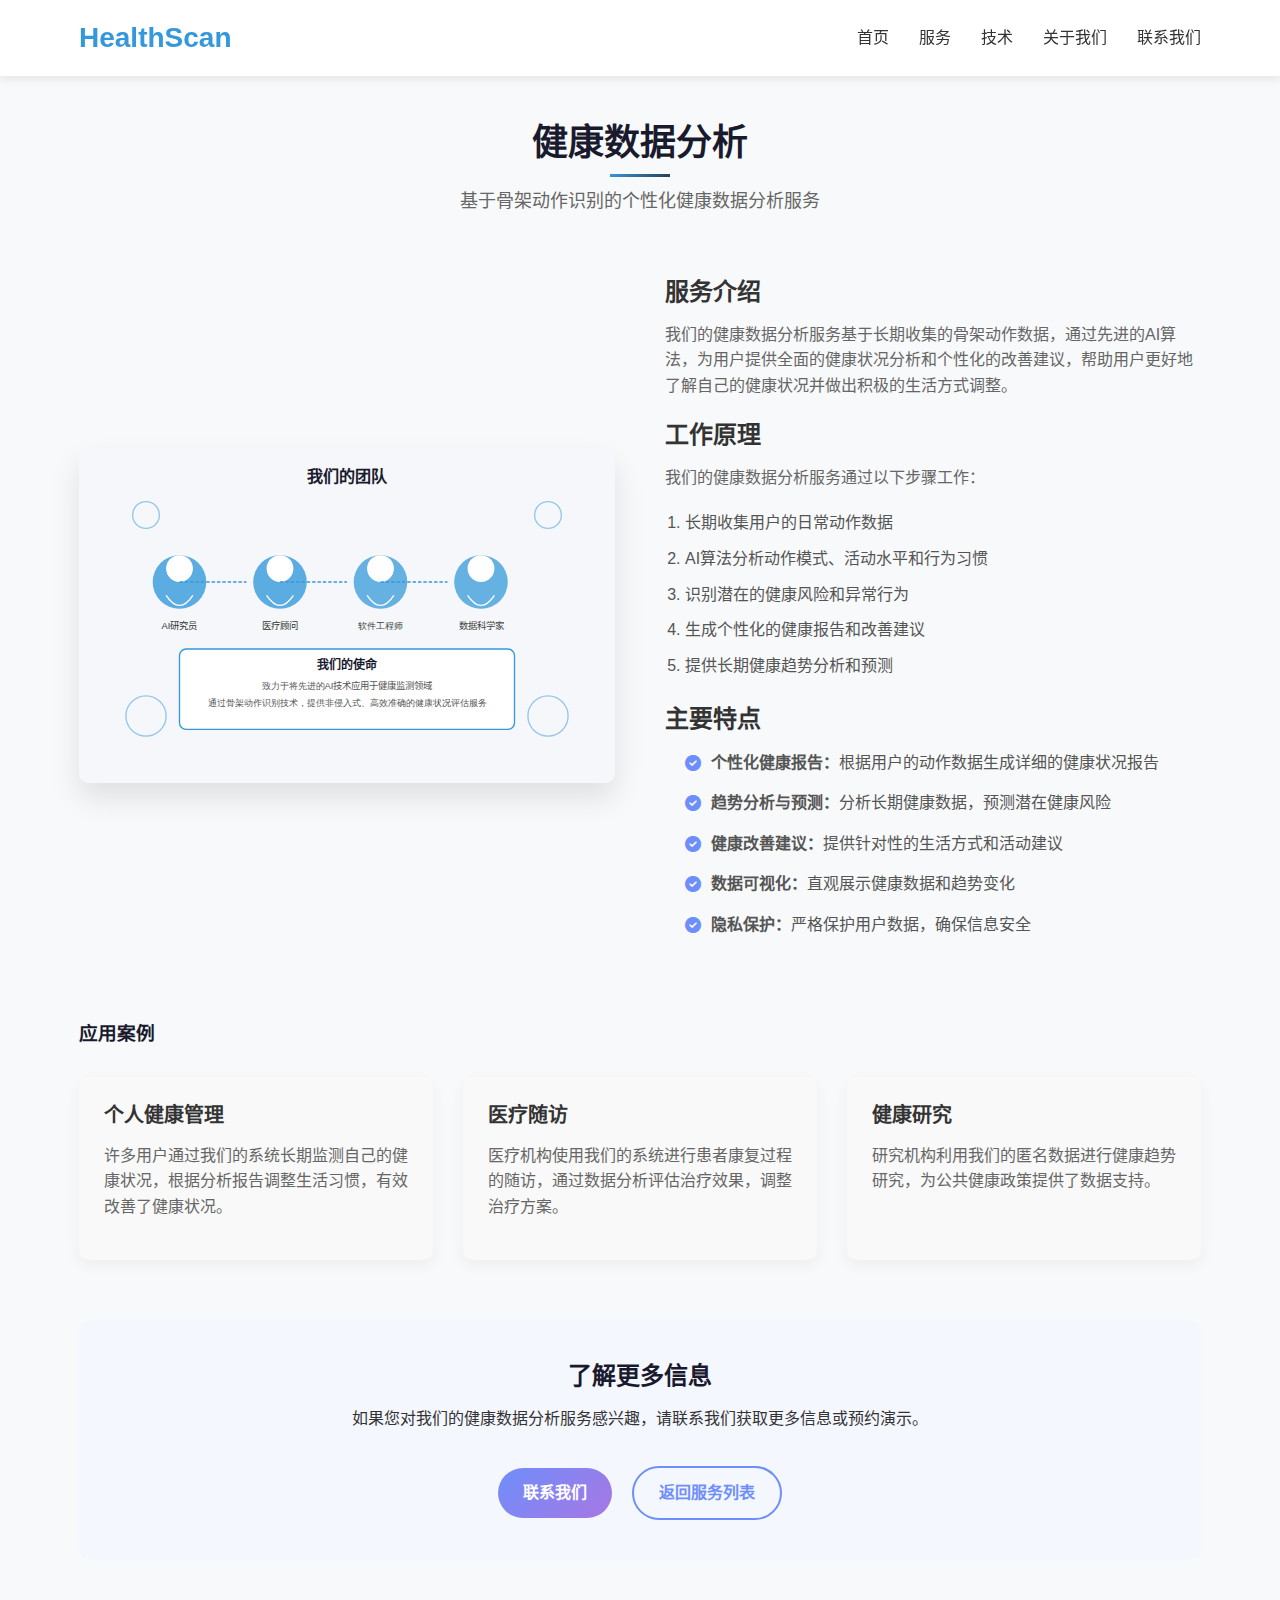
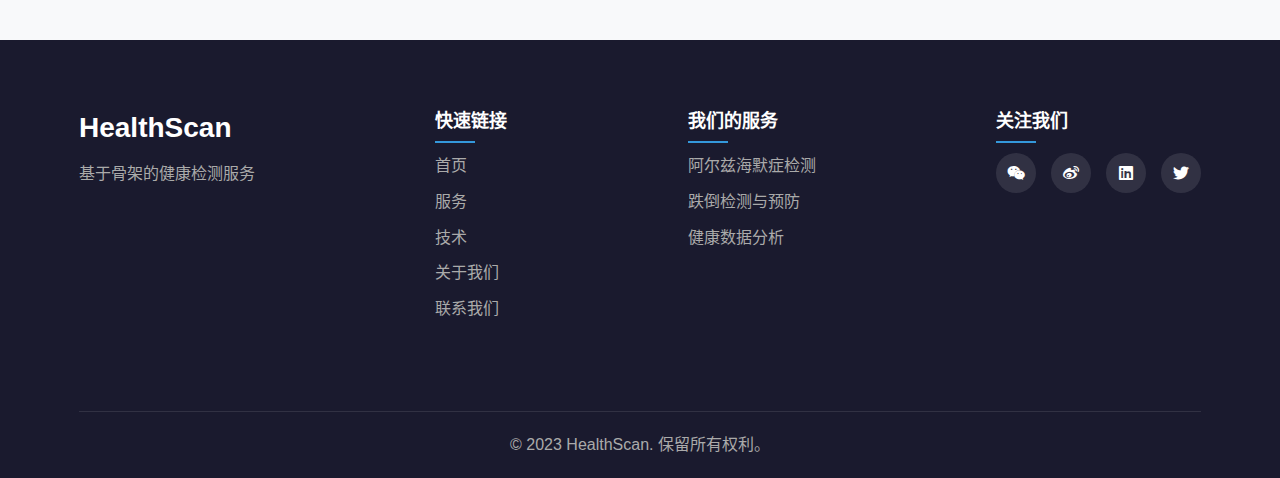
<file: services/health-analytics.html>
<!DOCTYPE html>
<html lang="zh-CN">
<head>
    <meta charset="UTF-8">
    <meta name="viewport" content="width=device-width, initial-scale=1.0">
    <title>健康数据分析 - HealthScan</title>
    <link rel="stylesheet" href="../css/style.css">
    <link rel="stylesheet" href="https://cdnjs.cloudflare.com/ajax/libs/font-awesome/6.0.0-beta3/css/all.min.css">
</head>
<body>
    <!-- 导航栏 -->
    <header>
        <div class="container">
            <div class="logo">
                <h1>HealthScan</h1>
            </div>
            <nav>
                <ul>
                    <li><a href="../index.html">首页</a></li>
                    <li><a href="../index.html#services" class="active">服务</a></li>
                    <li><a href="../index.html#technology">技术</a></li>
                    <li><a href="../index.html#about">关于我们</a></li>
                    <li><a href="../index.html#contact">联系我们</a></li>
                </ul>
            </nav>
            <div class="menu-toggle">
                <i class="fas fa-bars"></i>
            </div>
        </div>
    </header>

    <!-- 服务详情 -->
    <section class="service-detail">
        <div class="container">
            <div class="section-header">
                <h2>健康数据分析</h2>
                <p>基于骨架动作识别的个性化健康数据分析服务</p>
            </div>
            
            <div class="detail-content">
                <div class="detail-image">
                    <img src="../images/about-us.svg" alt="健康数据分析服务">
                </div>
                
                <div class="detail-text">
                    <h3>服务介绍</h3>
                    <p>我们的健康数据分析服务基于长期收集的骨架动作数据，通过先进的AI算法，为用户提供全面的健康状况分析和个性化的改善建议，帮助用户更好地了解自己的健康状况并做出积极的生活方式调整。</p>
                    
                    <h3>工作原理</h3>
                    <p>我们的健康数据分析服务通过以下步骤工作：</p>
                    <ol>
                        <li>长期收集用户的日常动作数据</li>
                        <li>AI算法分析动作模式、活动水平和行为习惯</li>
                        <li>识别潜在的健康风险和异常行为</li>
                        <li>生成个性化的健康报告和改善建议</li>
                        <li>提供长期健康趋势分析和预测</li>
                    </ol>
                    
                    <h3>主要特点</h3>
                    <ul class="feature-list">
                        <li><i class="fas fa-check-circle"></i> <strong>个性化健康报告：</strong>根据用户的动作数据生成详细的健康状况报告</li>
                        <li><i class="fas fa-check-circle"></i> <strong>趋势分析与预测：</strong>分析长期健康数据，预测潜在健康风险</li>
                        <li><i class="fas fa-check-circle"></i> <strong>健康改善建议：</strong>提供针对性的生活方式和活动建议</li>
                        <li><i class="fas fa-check-circle"></i> <strong>数据可视化：</strong>直观展示健康数据和趋势变化</li>
                        <li><i class="fas fa-check-circle"></i> <strong>隐私保护：</strong>严格保护用户数据，确保信息安全</li>
                    </ul>
                </div>
            </div>
            
            <div class="case-studies">
                <h3>应用案例</h3>
                <div class="case-grid">
                    <div class="case-card">
                        <h4>个人健康管理</h4>
                        <p>许多用户通过我们的系统长期监测自己的健康状况，根据分析报告调整生活习惯，有效改善了健康状况。</p>
                    </div>
                    <div class="case-card">
                        <h4>医疗随访</h4>
                        <p>医疗机构使用我们的系统进行患者康复过程的随访，通过数据分析评估治疗效果，调整治疗方案。</p>
                    </div>
                    <div class="case-card">
                        <h4>健康研究</h4>
                        <p>研究机构利用我们的匿名数据进行健康趋势研究，为公共健康政策提供了数据支持。</p>
                    </div>
                </div>
            </div>
            
            <div class="cta-section">
                <h3>了解更多信息</h3>
                <p>如果您对我们的健康数据分析服务感兴趣，请联系我们获取更多信息或预约演示。</p>
                <a href="../index.html#contact" class="btn btn-primary">联系我们</a>
                <a href="../index.html#services" class="btn btn-secondary">返回服务列表</a>
            </div>
        </div>
    </section>

    <!-- 页脚 -->
    <footer>
        <div class="container">
            <div class="footer-content">
                <div class="footer-logo">
                    <h2>HealthScan</h2>
                    <p>基于骨架的健康检测服务</p>
                </div>
                <div class="footer-links">
                    <h3>快速链接</h3>
                    <ul>
                        <li><a href="../index.html">首页</a></li>
                        <li><a href="../index.html#services">服务</a></li>
                        <li><a href="../index.html#technology">技术</a></li>
                        <li><a href="../index.html#about">关于我们</a></li>
                        <li><a href="../index.html#contact">联系我们</a></li>
                    </ul>
                </div>
                <div class="footer-services">
                    <h3>我们的服务</h3>
                    <ul>
                        <li><a href="alzheimer.html">阿尔兹海默症检测</a></li>
                        <li><a href="fall-detection.html">跌倒检测与预防</a></li>
                        <li><a href="health-analytics.html">健康数据分析</a></li>
                    </ul>
                </div>
                <div class="footer-social">
                    <h3>关注我们</h3>
                    <div class="social-icons">
                        <a href="#"><i class="fab fa-weixin"></i></a>
                        <a href="#"><i class="fab fa-weibo"></i></a>
                        <a href="#"><i class="fab fa-linkedin"></i></a>
                        <a href="#"><i class="fab fa-twitter"></i></a>
                    </div>
                </div>
            </div>
            <div class="footer-bottom">
                <p>&copy; 2023 HealthScan. 保留所有权利。</p>
            </div>
        </div>
    </footer>

    <script src="../js/script.js"></script>
</body>
</html>
</file>
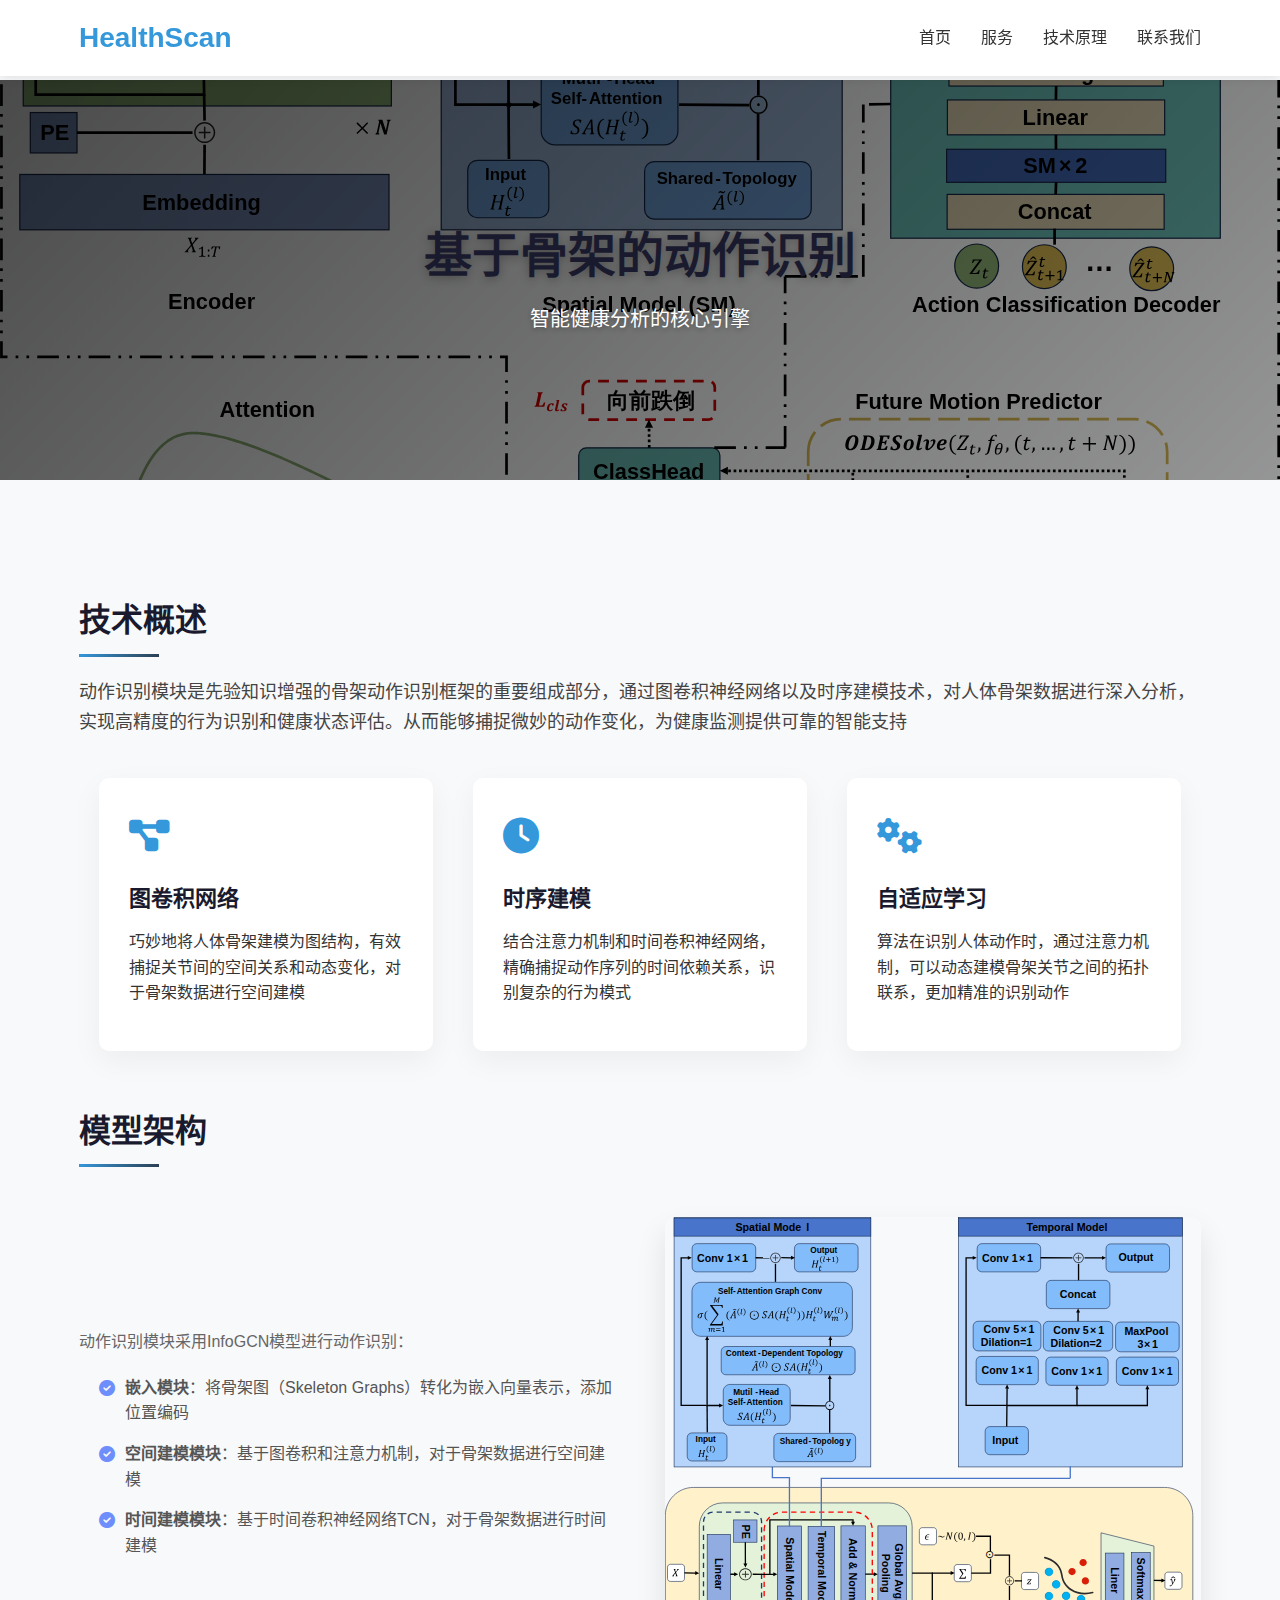
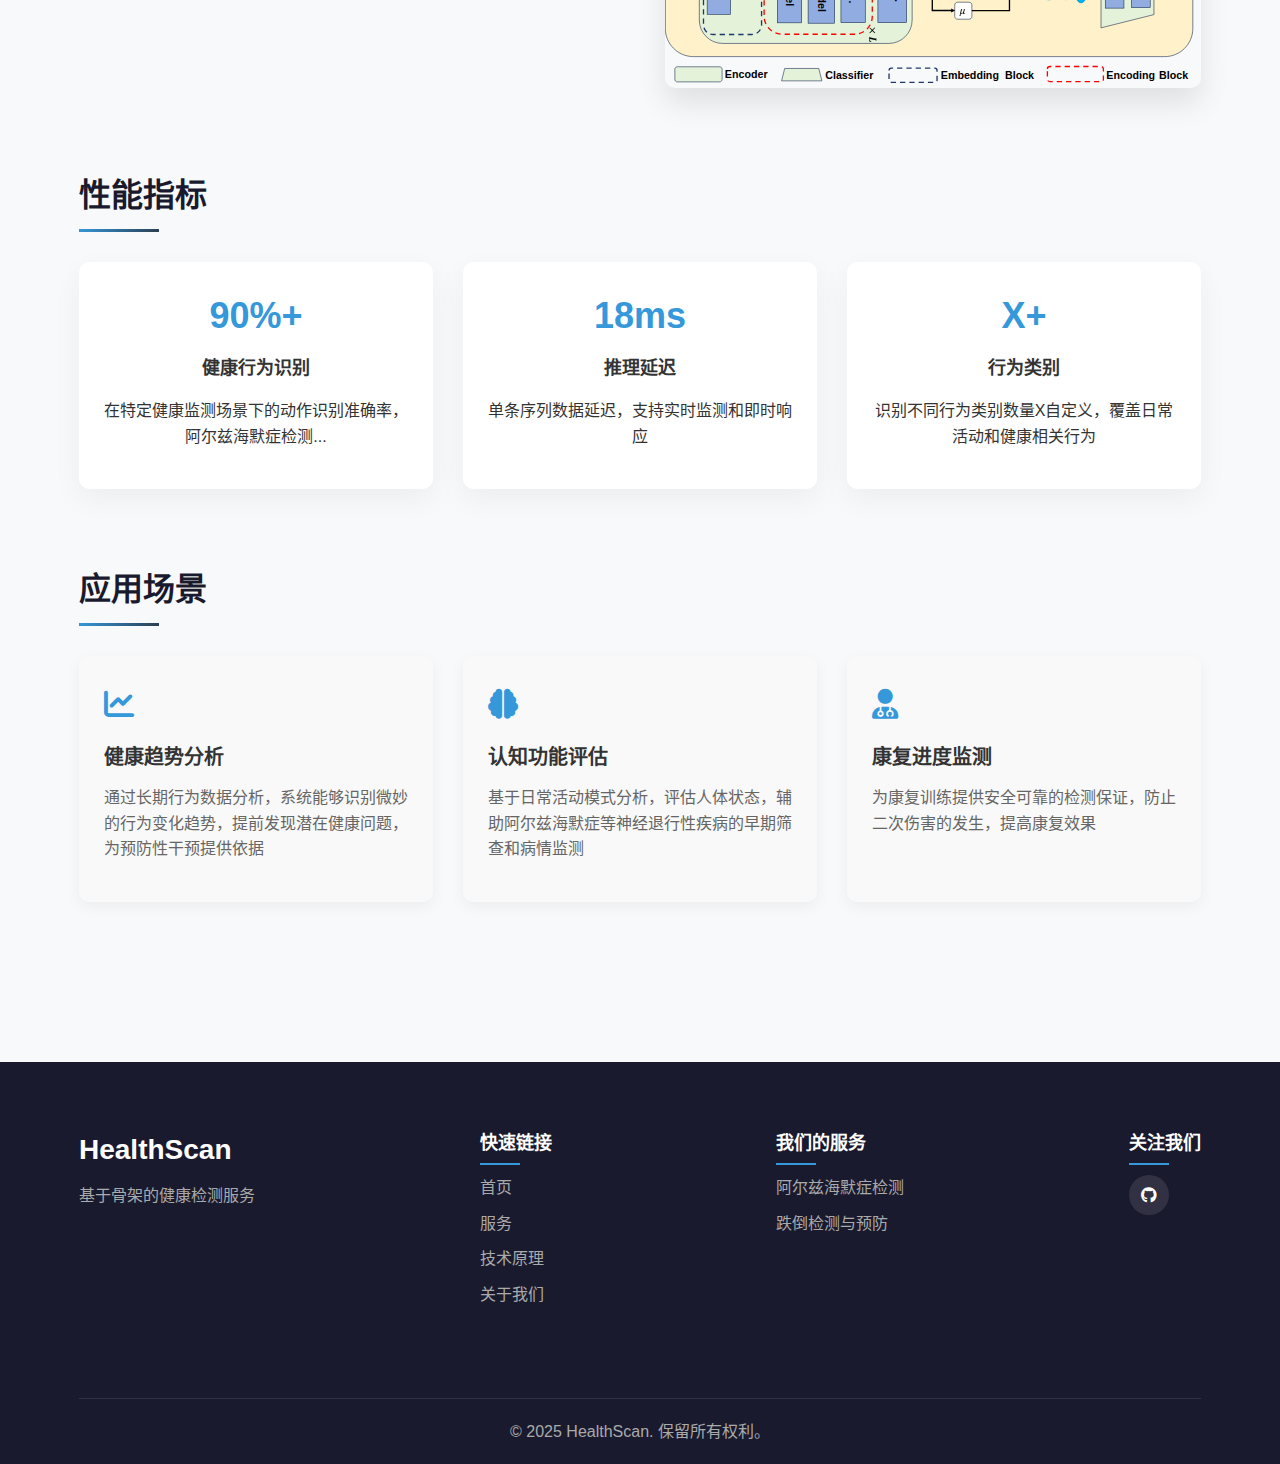
<file: technologies/action-recognition.html>
<!DOCTYPE html>
<html lang="zh-CN">
<head>
    <meta charset="UTF-8">
    <meta name="viewport" content="width=device-width, initial-scale=1.0">
    <title>基于骨架的动作识别 - HealthScan</title>
    <link rel="stylesheet" href="../css/style.css">
    <link rel="stylesheet" href="https://cdnjs.cloudflare.com/ajax/libs/font-awesome/6.0.0-beta3/css/all.min.css">
</head>
<body>
    <!-- 导航栏 -->
    <header>
        <div class="container">
            <div class="logo">
                <h1>HealthScan</h1>
            </div>
            <nav>
                <ul>
                    <li><a href="../index.html#home">首页</a></li>
                    <li><a href="../index.html#services">服务</a></li>
                    <li><a href="../index.html#technology" class="active">技术原理</a></li>
                    <li><a href="../index.html#contact">联系我们</a></li>
                </ul>
            </nav>
            <div class="menu-toggle">
                <i class="fas fa-bars"></i>
            </div>
        </div>
    </header>

    <!-- 技术横幅 -->
    <section class="tech-banner">
        <div class="banner-overlay"></div>
        <div class="banner-content">
            <h1>基于骨架的动作识别</h1>
            <p>智能健康分析的核心引擎</p>
        </div>
        <img src="../images/infogcn++.svg" alt="基于骨架的动作识别技术" class="banner-image">
    </section>

    <!-- 技术详情 -->
    <section class="service-detail">
        <div class="container">
            <div class="section-content">
                <h3 class="tech-section-title">技术概述</h3>
                <p class="tech-description">动作识别模块是先验知识增强的骨架动作识别框架的重要组成部分，通过图卷积神经网络以及时序建模技术，对人体骨架数据进行深入分析，实现高精度的行为识别和健康状态评估。从而能够捕捉微妙的动作变化，为健康监测提供可靠的智能支持</p>
                
                <div class="tech-grid">
                    <div class="tech-feature-card">
                        <div class="card-icon"><i class="fas fa-project-diagram"></i></div>
                        <h4>图卷积网络</h4>
                        <p>巧妙地将人体骨架建模为图结构，有效捕捉关节间的空间关系和动态变化，对于骨架数据进行空间建模</p>
                    </div>
                    
                    <div class="tech-feature-card">
                        <div class="card-icon"><i class="fas fa-clock"></i></div>
                        <h4>时序建模</h4>
                        <p>结合注意力机制和时间卷积神经网络，精确捕捉动作序列的时间依赖关系，识别复杂的行为模式</p>
                    </div>
                    
                    <div class="tech-feature-card">
                        <div class="card-icon"><i class="fas fa-cogs"></i></div>
                        <h4>自适应学习</h4>
                        <p>算法在识别人体动作时，通过注意力机制，可以动态建模骨架关节之间的拓扑联系，更加精准的识别动作</p>
                    </div>
                    
                </div>
            </div>
            
            <div class="tech-section">
                <h3 class="tech-section-title">模型架构</h3>
                <div class="detail-content">
                    <div class="detail-text">
                        <p>动作识别模块采用InfoGCN模型进行动作识别：</p>
                        <ul class="feature-list">
                            <li><i class="fas fa-check-circle"></i> <div><strong>嵌入模块</strong>：将骨架图（Skeleton Graphs）转化为嵌入向量表示，添加位置编码</div></li>
                            <li><i class="fas fa-check-circle"></i> <div><strong>空间建模模块</strong>：基于图卷积和注意力机制，对于骨架数据进行空间建模</div></li>
                            <li><i class="fas fa-check-circle"></i> <div><strong>时间建模模块</strong>：基于时间卷积神经网络TCN，对于骨架数据进行时间建模</div></li>
                        </ul>
                    </div>
                    <div class="detail-image">
                        <img src="../images/infogcn.svg" alt="动作识别模型架构">
                    </div>
                </div>
            </div>
            
            <!--<div class="tech-section">
                <h3 class="tech-section-title">技术流程</h3>
                <div class="detail-content reverse">
                    <div class="detail-image">
                        <img src="../images/about-us.svg" alt="动作识别流程">
                    </div>
                    <div class="detail-text">
                        <p>我们的骨架动作识别技术通过以下流程实现智能健康分析：</p>
                        <ol class="numbered-list">
                            <li><strong>数据预处理</strong>：对骨架时序数据进行标准化、增强和噪声过滤</li>
                            <li><strong>特征提取</strong>：使用图卷积网络提取骨架的空间特征和关节关系</li>
                            <li><strong>时序建模</strong>：通过循环神经网络和注意力机制分析动作序列的时间依赖</li>
                            <li><strong>多模态融合</strong>：结合骨架数据、环境信息和历史记录进行综合分析</li>
                            <li><strong>行为分类</strong>：基于深度学习模型对行为进行精确分类和识别</li>
                            <li><strong>异常检测</strong>：识别与正常行为模式偏离的异常动作，及时预警</li>
                            <li><strong>持续优化</strong>：通过在线学习不断更新模型参数，提高识别准确率</li>
                        </ol>
                    </div>
                </div>
            </div>-->
            
            <div class="tech-section">
                <h3 class="tech-section-title">性能指标</h3>
                <div class="case-grid">
                    <div class="metric-card">
                        <div class="metric-value">90%+</div>
                        <div class="metric-name">健康行为识别</div>
                        <p>在特定健康监测场景下的动作识别准确率，阿尔兹海默症检测...</p>
                    </div>
                    <div class="metric-card">
                        <div class="metric-value">18ms</div>
                        <div class="metric-name">推理延迟</div>
                        <p>单条序列数据延迟，支持实时监测和即时响应</p>
                    </div>
                    <div class="metric-card">
                        <div class="metric-value">X+</div>
                        <div class="metric-name">行为类别</div>
                        <p>识别不同行为类别数量X自定义，覆盖日常活动和健康相关行为</p>
                    </div>
                </div>
            </div>
            
            <div class="tech-section">
                <h3 class="tech-section-title">应用场景</h3>
                <div class="case-grid">
                    <div class="case-card">
                        <div class="case-icon"><i class="fas fa-chart-line"></i></div>
                        <h4>健康趋势分析</h4>
                        <p>通过长期行为数据分析，系统能够识别微妙的行为变化趋势，提前发现潜在健康问题，为预防性干预提供依据</p>
                    </div>
                    <div class="case-card">
                        <div class="case-icon"><i class="fas fa-brain"></i></div>
                        <h4>认知功能评估</h4>
                        <p>基于日常活动模式分析，评估人体状态，辅助阿尔兹海默症等神经退行性疾病的早期筛查和病情监测</p>
                    </div>
                    <div class="case-card">
                        <div class="case-icon"><i class="fas fa-user-md"></i></div>
                        <h4>康复进度监测</h4>
                        <p>为康复训练提供安全可靠的检测保证，防止二次伤害的发生，提高康复效果</p>
                    </div>
                </div>
            
        </div>
    </section>

    <!-- 页脚 -->
    <footer>
        <div class="container">
            <div class="footer-content">
                <div class="footer-logo">
                    <h2>HealthScan</h2>
                    <p>基于骨架的健康检测服务</p>
                </div>
                <div class="footer-links">
                    <h3>快速链接</h3>
                    <ul>
                        <li><a href="../index.html#home">首页</a></li>
                        <li><a href="../index.html#services">服务</a></li>
                        <li><a href="../index.html#technology">技术原理</a></li>
                        <li><a href="../index.html#about">关于我们</a></li>
                    </ul>
                </div>
                <div class="footer-services">
                    <h3>我们的服务</h3>
                    <ul>
                        <li><a href="../services/alzheimer.html">阿尔兹海默症检测</a></li>
                        <li><a href="../services/fall-detection.html">跌倒检测与预防</a></li>
                    </ul>
                </div>
                <div class="footer-social">
                    <h3>关注我们</h3>
                    <div class="social-icons">
                        <a href="#"><i class="fab fa-github"></i></a>
                    </div>
                </div>
            </div>
            <div class="footer-bottom">
                <p>&copy; 2025 HealthScan. 保留所有权利。</p>
            </div>
        </div>
    </footer>

    <script src="../js/script.js"></script>
</body>
</html>
</file>
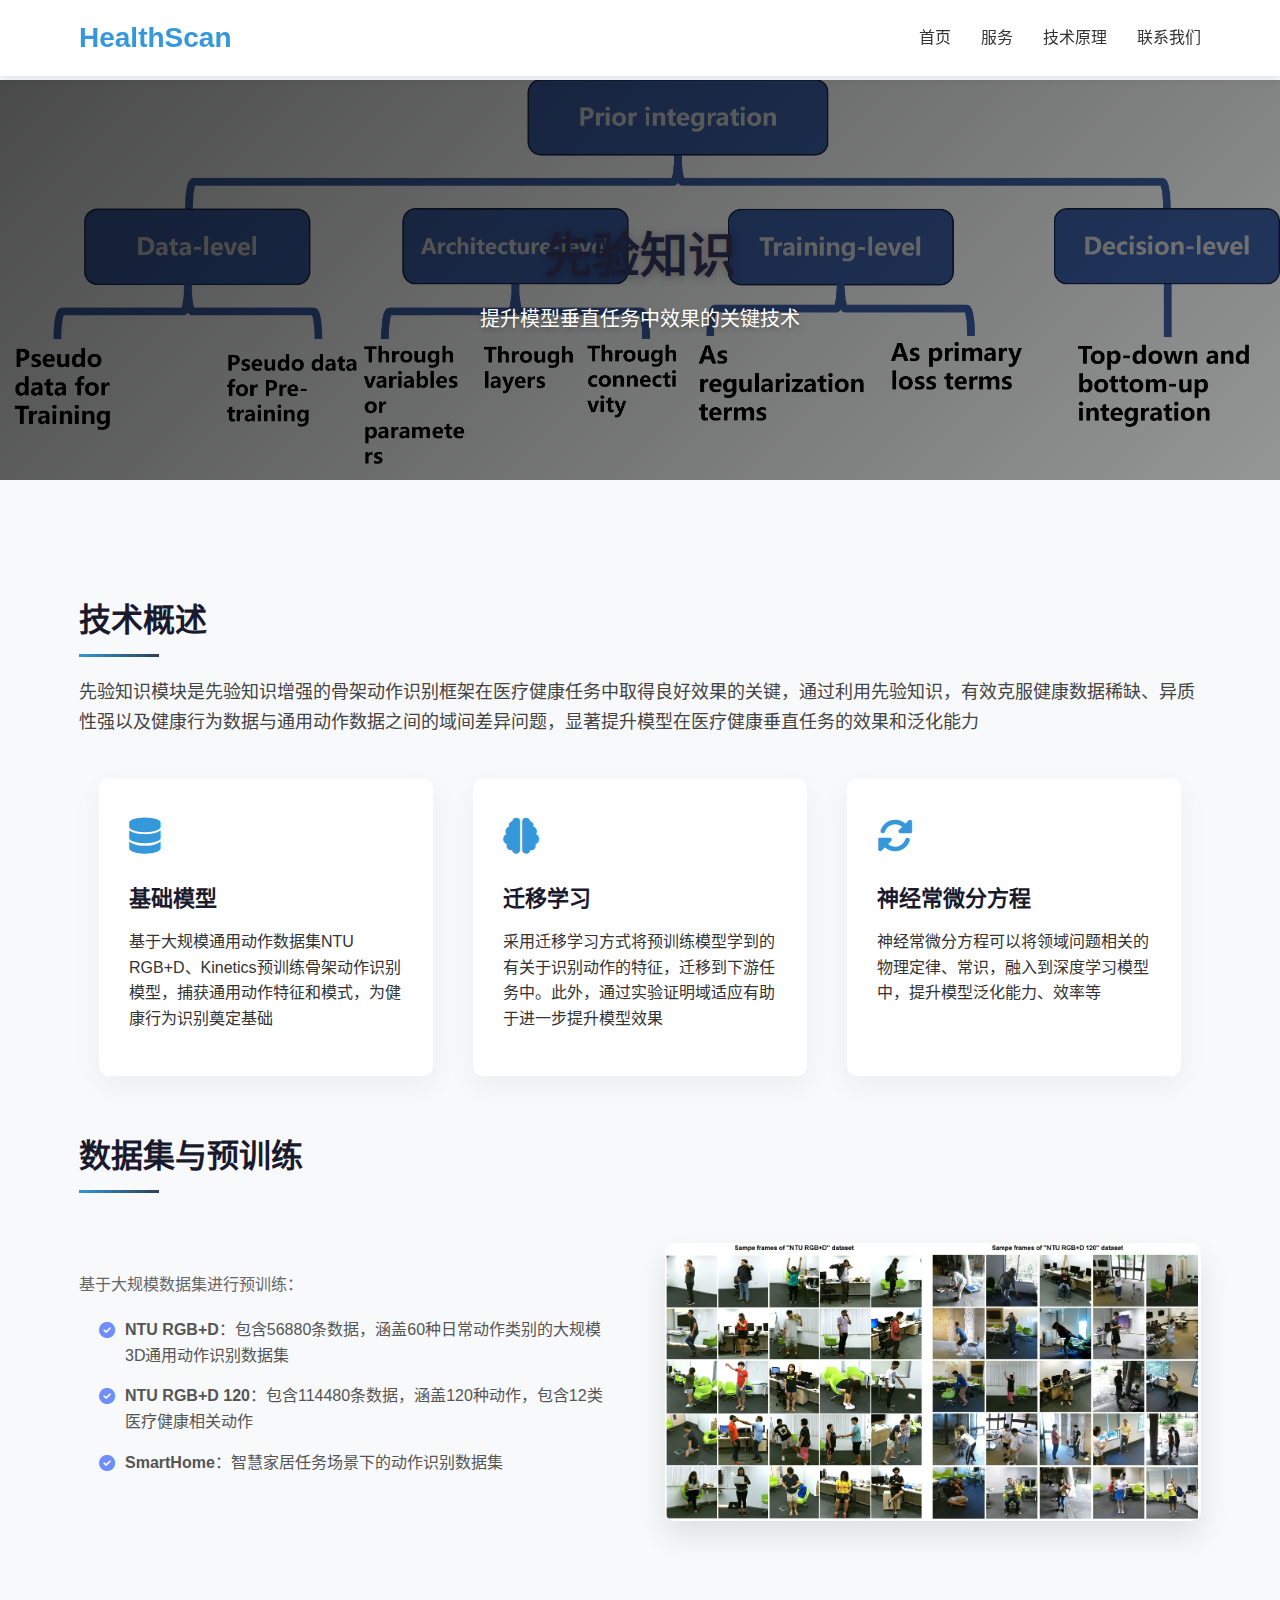
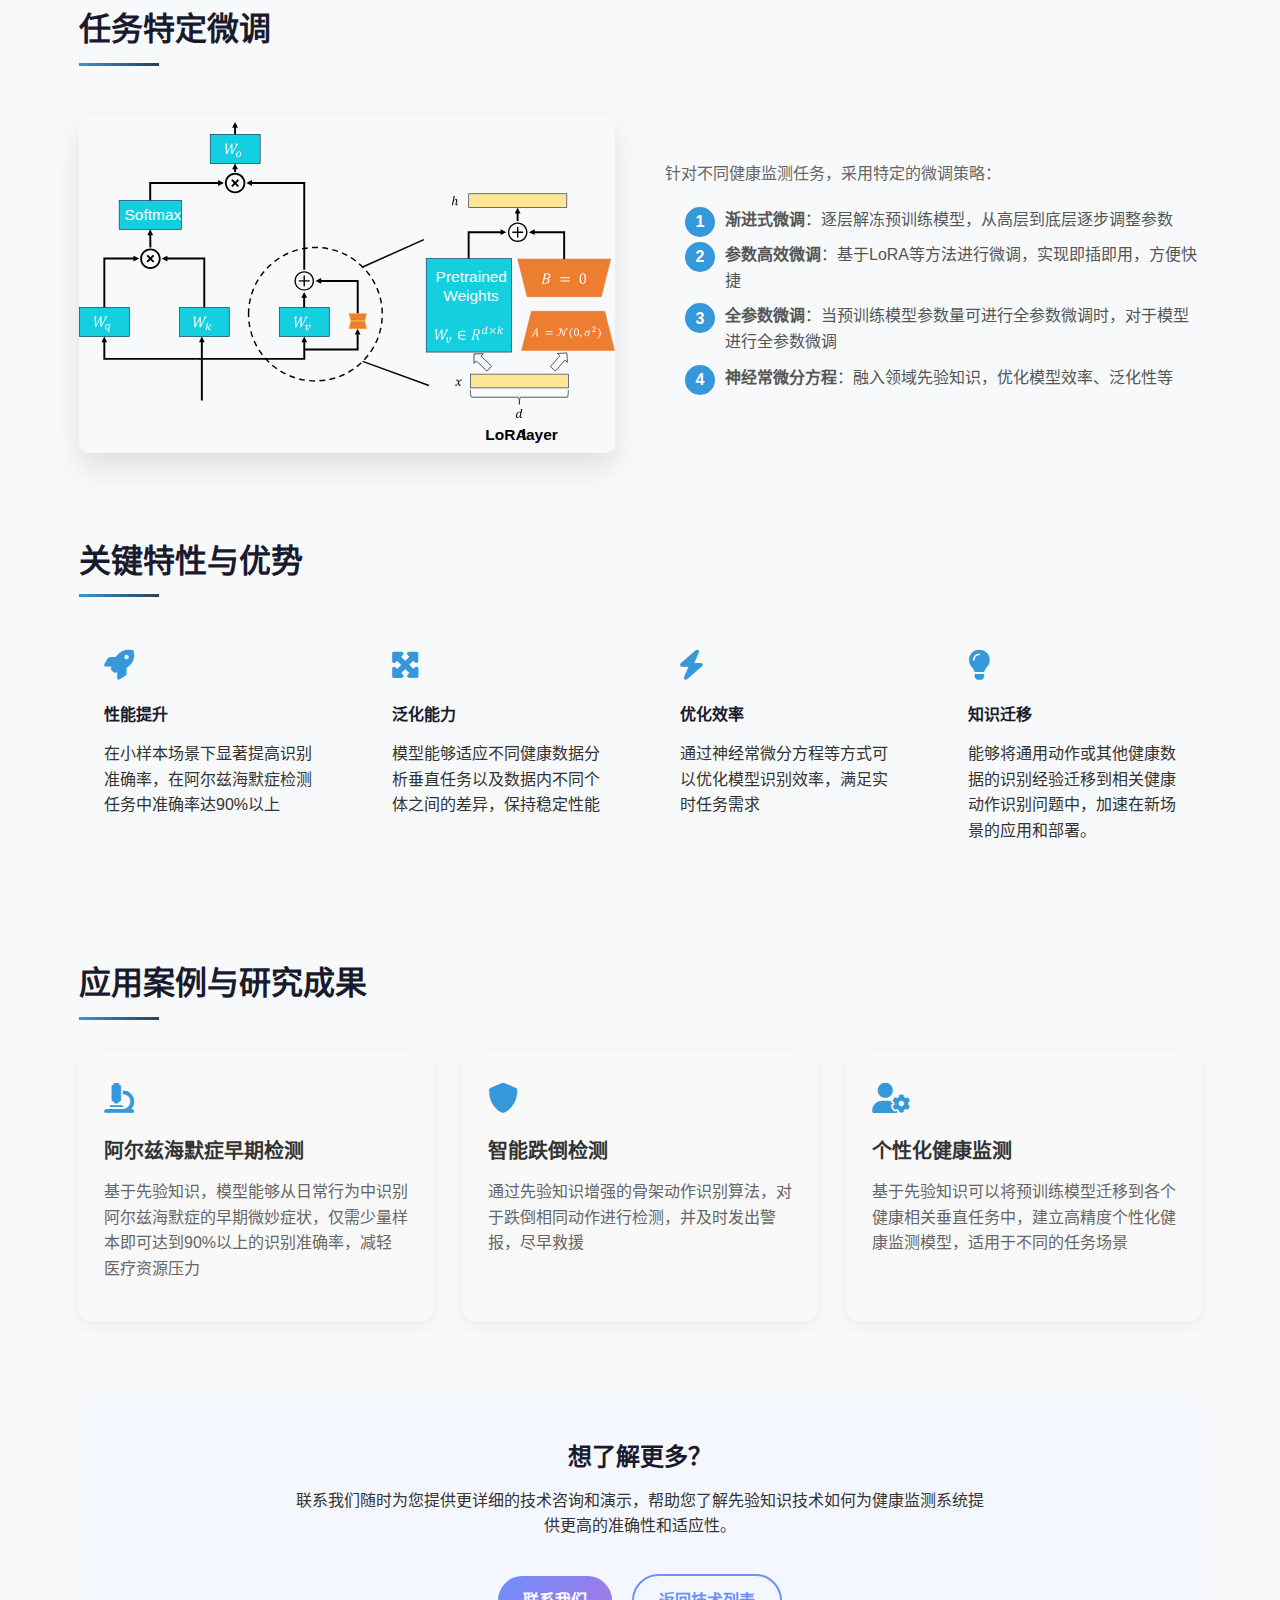
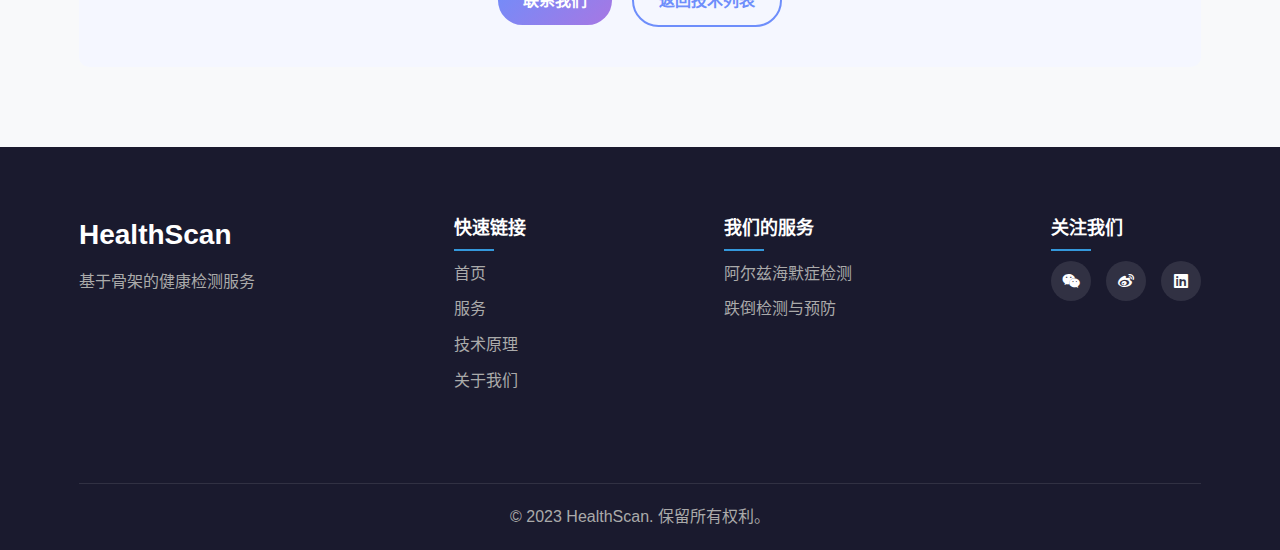
<file: technologies/prior-knowledge.html>
<!DOCTYPE html>
<html lang="zh-CN">
<head>
    <meta charset="UTF-8">
    <meta name="viewport" content="width=device-width, initial-scale=1.0">
    <title>先验知识 - HealthScan</title>
    <link rel="stylesheet" href="../css/style.css">
    <link rel="stylesheet" href="https://cdnjs.cloudflare.com/ajax/libs/font-awesome/6.0.0-beta3/css/all.min.css">
</head>
<body>
    <!-- 导航栏 -->
    <header>
        <div class="container">
            <div class="logo">
                <h1>HealthScan</h1>
            </div>
            <nav>
                <ul>
                    <li><a href="../index.html#home">首页</a></li>
                    <li><a href="../index.html#services">服务</a></li>
                    <li><a href="../index.html#technology" class="active">技术原理</a></li>
                    <li><a href="../index.html#contact">联系我们</a></li>
                </ul>
            </nav>
            <div class="menu-toggle">
                <i class="fas fa-bars"></i>
            </div>
        </div>
    </header>

    <!-- 技术横幅 -->
    <section class="tech-banner">
        <div class="banner-overlay"></div>
        <div class="banner-content">
            <h1>先验知识</h1>
            <p>提升模型垂直任务中效果的关键技术</p>
        </div>
        <img src="../images/prior.png" alt="先验知识技术" class="banner-image">
    </section>

    <!-- 技术详情 -->
    <section class="service-detail">
        <div class="container">
            <div class="section-content">
                <h3 class="tech-section-title">技术概述</h3>
                <p class="tech-description">先验知识模块是先验知识增强的骨架动作识别框架在医疗健康任务中取得良好效果的关键，通过利用先验知识，有效克服健康数据稀缺、异质性强以及健康行为数据与通用动作数据之间的域间差异问题，显著提升模型在医疗健康垂直任务的效果和泛化能力</p>
                
                <div class="tech-grid">
                    <div class="tech-feature-card">
                        <div class="card-icon"><i class="fas fa-database"></i></div>
                        <h4>基础模型</h4>
                        <p>基于大规模通用动作数据集NTU RGB+D、Kinetics预训练骨架动作识别模型，捕获通用动作特征和模式，为健康行为识别奠定基础</p>
                    </div>
                    
                    <div class="tech-feature-card">
                        <div class="card-icon"><i class="fas fa-brain"></i></div>
                        <h4>迁移学习</h4>
                        <p>采用迁移学习方式将预训练模型学到的有关于识别动作的特征，迁移到下游任务中。此外，通过实验证明域适应有助于进一步提升模型效果</p>
                    </div>
                    
                    <div class="tech-feature-card">
                        <div class="card-icon"><i class="fas fa-sync-alt"></i></div>
                        <h4>神经常微分方程</h4>
                        <p>神经常微分方程可以将领域问题相关的物理定律、常识，融入到深度学习模型中，提升模型泛化能力、效率等</p>
                    </div>
                </div>
            </div>
            
            <div class="tech-section">
                <h3 class="tech-section-title">数据集与预训练</h3>
                <div class="detail-content">
                    <div class="detail-text">
                        <p>基于大规模数据集进行预训练：</p>
                        <ul class="feature-list">
                            <li><i class="fas fa-check-circle"></i> <div><strong>NTU RGB+D</strong>：包含56880条数据，涵盖60种日常动作类别的大规模3D通用动作识别数据集</div></li>
                            <li><i class="fas fa-check-circle"></i> <div><strong>NTU RGB+D 120</strong>：包含114480条数据，涵盖120种动作，包含12类医疗健康相关动作</div></li>
                            <li><i class="fas fa-check-circle"></i> <div><strong>SmartHome</strong>：智慧家居任务场景下的动作识别数据集</div></li>
                        </ul>
                    </div>
                    <div class="detail-image">
                        <img src="../images/actionRecognition120.jpg" alt="数据集与预训练">
                    </div>
                </div>
            </div>
            
            <div class="tech-section">
                <h3 class="tech-section-title">任务特定微调</h3>
                <div class="detail-content reverse">
                    <div class="detail-image">
                        <img src="../images/LoRA.svg" alt="任务特定微调">
                    </div>
                    <div class="detail-text">
                        <p>针对不同健康监测任务，采用特定的微调策略：</p>
                        <ol class="numbered-list">
                            <li><strong>渐进式微调</strong>：逐层解冻预训练模型，从高层到底层逐步调整参数</li>
                            <li><strong>参数高效微调</strong>：基于LoRA等方法进行微调，实现即插即用，方便快捷</li>
                            <li><strong>全参数微调</strong>：当预训练模型参数量可进行全参数微调时，对于模型进行全参数微调</li>
                            <li><strong>神经常微分方程</strong>：融入领域先验知识，优化模型效率、泛化性等</li>
                        </ol>
                    </div>
                </div>
            </div>
            
            <div class="tech-section">
                <h3 class="tech-section-title">关键特性与优势</h3>
                <div class="feature-grid">
                    <div class="feature-card">
                        <div class="feature-icon"><i class="fas fa-rocket"></i></div>
                        <h4>性能提升</h4>
                        <p>在小样本场景下显著提高识别准确率，在阿尔兹海默症检测任务中准确率达90%以上</p>
                    </div>
                    
                    <div class="feature-card">
                        <div class="feature-icon"><i class="fas fa-expand-arrows-alt"></i></div>
                        <h4>泛化能力</h4>
                        <p>模型能够适应不同健康数据分析垂直任务以及数据内不同个体之间的差异，保持稳定性能</p>
                    </div>
                    
                    <div class="feature-card">
                        <div class="feature-icon"><i class="fas fa-bolt"></i></div>
                        <h4>优化效率</h4>
                        <p>通过神经常微分方程等方式可以优化模型识别效率，满足实时任务需求</p>
                    </div>
                    
                    <div class="feature-card">
                        <div class="feature-icon"><i class="fas fa-lightbulb"></i></div>
                        <h4>知识迁移</h4>
                        <p>能够将通用动作或其他健康数据的识别经验迁移到相关健康动作识别问题中，加速在新场景的应用和部署。</p>
                    </div>
                </div>
            </div>
            
            <div class="tech-section">
                <h3 class="tech-section-title">应用案例与研究成果</h3>
                <div class="case-grid">
                    <div class="case-card">
                        <div class="case-icon"><i class="fas fa-microscope"></i></div>
                        <h4>阿尔兹海默症早期检测</h4>
                        <p>基于先验知识，模型能够从日常行为中识别阿尔兹海默症的早期微妙症状，仅需少量样本即可达到90%以上的识别准确率，减轻医疗资源压力</p>
                    </div>
                    <div class="case-card">
                        <div class="case-icon"><i class="fas fa-shield-alt"></i></div>
                        <h4>智能跌倒检测</h4>
                        <p>通过先验知识增强的骨架动作识别算法，对于跌倒相同动作进行检测，并及时发出警报，尽早救援</p>
                    </div>
                    <div class="case-card">
                        <div class="case-icon"><i class="fas fa-user-cog"></i></div>
                        <h4>个性化健康监测</h4>
                        <p>基于先验知识可以将预训练模型迁移到各个健康相关垂直任务中，建立高精度个性化健康监测模型，适用于不同的任务场景</p>
                    </div>
                </div>
            </div>
            
            <!--<div class="tech-section">
                <h3 class="tech-section-title">技术发展路线</h3>
                <div class="roadmap">
                    <div class="roadmap-item">
                        <div class="roadmap-date">2021</div>
                        <div class="roadmap-content">
                            <h4>基础研究</h4>
                            <p>完成先验知识迁移基础理论研究，发表多篇高水平学术论文</p>
                        </div>
                    </div>
                    <div class="roadmap-item">
                        <div class="roadmap-date">2022</div>
                        <div class="roadmap-content">
                            <h4>技术验证</h4>
                            <p>在实验室环境完成技术验证，识别准确率提升15%</p>
                        </div>
                    </div>
                    <div class="roadmap-item">
                        <div class="roadmap-date">2023</div>
                        <div class="roadmap-content">
                            <h4>产品化</h4>
                            <p>完成技术产品化，推出首个基于先验知识的健康监测系统</p>
                        </div>
                    </div>
                    <div class="roadmap-item">
                        <div class="roadmap-date">2024+</div>
                        <div class="roadmap-content">
                            <h4>持续创新</h4>
                            <p>扩展应用场景，提升模型性能，推动技术持续迭代</p>
                        </div>
                    </div>
                </div>
            </div>-->
            
            <div class="cta-section">
                <h3>想了解更多？</h3>
                <p>联系我们随时为您提供更详细的技术咨询和演示，帮助您了解先验知识技术如何为健康监测系统提供更高的准确性和适应性。</p>
                <a href="../index.html#contact" class="btn btn-primary">联系我们</a>
                <a href="../index.html#technology" class="btn btn-secondary" id="return-to-tech">返回技术列表</a>
            </div>
        </div>
    </section>

    <!-- 页脚 -->
    <footer>
        <div class="container">
            <div class="footer-content">
                <div class="footer-logo">
                    <h2>HealthScan</h2>
                    <p>基于骨架的健康检测服务</p>
                </div>
                <div class="footer-links">
                    <h3>快速链接</h3>
                    <ul>
                        <li><a href="../index.html#home">首页</a></li>
                        <li><a href="../index.html#services">服务</a></li>
                        <li><a href="../index.html#technology">技术原理</a></li>
                        <li><a href="../index.html#about">关于我们</a></li>
                    </ul>
                </div>
                <div class="footer-services">
                    <h3>我们的服务</h3>
                    <ul>
                        <li><a href="../services/alzheimer.html">阿尔兹海默症检测</a></li>
                        <li><a href="../services/fall-detection.html">跌倒检测与预防</a></li>
                    </ul>
                </div>
                <div class="footer-social">
                    <h3>关注我们</h3>
                    <div class="social-icons">
                        <a href="#"><i class="fab fa-weixin"></i></a>
                        <a href="#"><i class="fab fa-weibo"></i></a>
                        <a href="#"><i class="fab fa-linkedin"></i></a>
                    </div>
                </div>
            </div>
            <div class="footer-bottom">
                <p>&copy; 2023 HealthScan. 保留所有权利。</p>
            </div>
        </div>
    </footer>

    <script src="../js/script.js"></script>
</body>
</html>
</file>
<file: css/style.css>
/* 全局样式 */
* {
    margin: 0;
    padding: 0;
    box-sizing: border-box;
}

html {
    scroll-behavior: smooth;
}

body {
    font-family: 'Segoe UI', 'PingFang SC', 'Microsoft YaHei', sans-serif;
    line-height: 1.6;
    color: #333;
    background-color: #f8f9fa;
}

.container {
    width: 90%;
    max-width: 1200px;
    margin: 0 auto;
    padding: 0 15px;
}

section {
    padding: 80px 0;
}

h1, h2, h3, h4, h5, h6 {
    font-weight: 600;
    line-height: 1.3;
    margin-bottom: 15px;
    color: #1a1a2e;
}

p {
    margin-bottom: 15px;
}

img {
    max-width: 100%;
    height: auto;
}

a {
    text-decoration: none;
    color: #3498db;
    transition: all 0.3s ease;
}

a:hover {
    color: #2980b9;
}

ul {
    list-style: none;
}

.btn {
    display: inline-block;
    padding: 12px 30px;
    border-radius: 30px;
    font-weight: 500;
    text-align: center;
    cursor: pointer;
    transition: all 0.3s ease;
    border: none;
    font-size: 16px;
}

.btn-primary {
    background: linear-gradient(135deg, #3498db, #2c3e50);
    color: #fff;
}

.btn-primary:hover {
    background: linear-gradient(135deg, #2c3e50, #3498db);
    transform: translateY(-3px);
    box-shadow: 0 10px 20px rgba(0, 0, 0, 0.1);
}

.btn-secondary {
    background: transparent;
    color: #3498db;
    border: 2px solid #3498db;
}

.btn-secondary:hover {
    background: rgba(52, 152, 219, 0.1);
    transform: translateY(-3px);
}

.section-header {
    text-align: center;
    margin-bottom: 60px;
}

.section-header h2 {
    font-size: 36px;
    position: relative;
    display: inline-block;
    margin-bottom: 20px;
}

.section-header h2:after {
    content: '';
    position: absolute;
    width: 60px;
    height: 3px;
    background: linear-gradient(135deg, #3498db, #2c3e50);
    bottom: -10px;
    left: 50%;
    transform: translateX(-50%);
}

.section-header p {
    font-size: 18px;
    color: #666;
}

/* 导航栏样式 */
header {
    position: fixed;
    top: 0;
    left: 0;
    width: 100%;
    background-color: rgba(255, 255, 255, 0.95);
    box-shadow: 0 2px 10px rgba(0, 0, 0, 0.1);
    z-index: 1000;
    transition: all 0.3s ease;
}

header .container {
    display: flex;
    justify-content: space-between;
    align-items: center;
    padding: 20px 15px;
}

.logo h1 {
    font-size: 28px;
    font-weight: 700;
    color: #3498db;
    margin: 0;
}

nav ul {
    display: flex;
}

nav ul li {
    margin-left: 30px;
}

nav ul li a {
    color: #333;
    font-weight: 500;
    position: relative;
    padding: 5px 0;
}

nav ul li a:after {
    content: '';
    position: absolute;
    width: 0;
    height: 2px;
    background: linear-gradient(135deg, #3498db, #2c3e50);
    bottom: 0;
    left: 0;
    transition: width 0.3s ease;
}

nav ul li a:hover:after,
nav ul li a.active:after {
    width: 100%;
}

.menu-toggle {
    display: none;
    font-size: 24px;
    cursor: pointer;
}

/* 主页横幅样式 */
.hero {
    padding: 150px 0 60px;
    background: linear-gradient(135deg, #06beb6, #48b1bf, #4834d4);
    position: relative;
    overflow: hidden;
    color: #fff;
    min-height: 100vh;
    display: flex;
    align-items: center;
}

/* 骨架动画背景 */
.hero-skeleton-bg {
    position: absolute;
    top: 0;
    left: 0;
    width: 100%;
    height: 100%;
    z-index: 0;
    opacity: 0.3;
    animation: skeletonBgScroll 60s linear infinite;
}

@keyframes skeletonBgScroll {
    0% {
        transform: translateX(0) translateY(0);
    }
    50% {
        transform: translateX(-5%) translateY(-5%);
    }
    100% {
        transform: translateX(0) translateY(0);
    }
}

.hero::before {
    content: '';
    position: absolute;
    top: 0;
    left: 0;
    width: 100%;
    height: 100%;
    background-image: url('data:image/svg+xml;utf8,<svg xmlns="http://www.w3.org/2000/svg" width="100" height="100" viewBox="0 0 100 100"><rect fill="none" width="100" height="100"/><path d="M0,0 L100,100 M100,0 L0,100" stroke="rgba(255,255,255,0.05)" stroke-width="1"/></svg>');
    background-size: 30px 30px;
    opacity: 0.5;
    z-index: 1;
}

.hero .container {
    display: flex;
    align-items: center;
    justify-content: center;
    flex-direction: column;
    text-align: center;
    position: relative;
    z-index: 2;
    backdrop-filter: blur(3px);
    border-radius: 20px;
    padding: 30px;
    background-color: rgba(0, 0, 0, 0.1);
}

.hero-content {
    max-width: 800px;
    margin-bottom: 40px;
}

.hero-content h1 {
    font-size: 56px;
    margin-bottom: 15px;
    color: #ffffff;
    text-shadow: 0 0 10px rgba(0,0,0,0.2);
    letter-spacing: 1px;
    font-weight: 700;
}

.hero-content h1 .highlight {
    background: linear-gradient(to right, #a0e4ff, #4834d4);
    -webkit-background-clip: text;
    background-clip: text;
    color: transparent;
    position: relative;
    display: inline-block;
}

.tech-badge {
    display: inline-block;
    background: rgba(255, 255, 255, 0.15);
    backdrop-filter: blur(5px);
    padding: 5px 15px;
    border-radius: 20px;
    color: #a0e4ff;
    font-size: 14px;
    font-weight: 600;
    margin-bottom: 15px;
    border: 1px solid rgba(255, 255, 255, 0.2);
    box-shadow: 0 5px 15px rgba(0, 0, 0, 0.1);
    letter-spacing: 1px;
    position: relative;
    overflow: hidden;
}

.tech-badge::before {
    content: '';
    position: absolute;
    top: 0;
    left: -100%;
    width: 100%;
    height: 100%;
    background: linear-gradient(90deg, transparent, rgba(255, 255, 255, 0.2), transparent);
    animation: shine 3s infinite;
}

@keyframes shine {
    0% { left: -100%; }
    20% { left: 100%; }
    100% { left: 100%; }
}

.digital-metrics {
    display: flex;
    justify-content: center;
    gap: 40px;
    margin: 30px 0;
}

.metric {
    text-align: center;
    position: relative;
}

.metric .counter {
    font-size: 36px;
    font-weight: 700;
    color: #fff;
    text-shadow: 0 0 10px rgba(160, 228, 255, 0.5);
}

.metric .label {
    display: block;
    font-size: 14px;
    color: rgba(255, 255, 255, 0.8);
    margin-top: 5px;
}

.hero-content h2 {
    font-size: 28px;
    color: #a0e4ff;
    margin-bottom: 20px;
    text-transform: uppercase;
    letter-spacing: 2px;
}

.hero-content p {
    font-size: 18px;
    color: rgba(255, 255, 255, 0.9);
    margin-bottom: 30px;
    max-width: 700px;
    line-height: 1.8;
}

.cta-buttons {
    display: flex;
    gap: 20px;
    justify-content: center;
}

.hero .btn-primary {
    background: rgba(255, 255, 255, 0.2);
    backdrop-filter: blur(10px);
    border: 1px solid rgba(255, 255, 255, 0.3);
    color: #fff;
    font-weight: 600;
    box-shadow: 0 4px 15px rgba(0, 0, 0, 0.1);
}

.hero .btn-primary:hover {
    background: rgba(255, 255, 255, 0.3);
    transform: translateY(-3px);
    box-shadow: 0 10px 20px rgba(0, 0, 0, 0.2);
}

.hero .btn-secondary {
    background: transparent;
    color: #fff;
    border: 2px solid rgba(255, 255, 255, 0.6);
}

.hero .btn-secondary:hover {
    background: rgba(255, 255, 255, 0.1);
    border-color: #fff;
}

.hero-image {
    width: 100%;
    max-width: 600px;
    text-align: center;
    position: relative;
    margin-top: -20px;
}

.tech-circles {
    position: absolute;
    top: 0;
    left: 0;
    width: 100%;
    height: 100%;
    z-index: -1;
}

.circle {
    position: absolute;
    border-radius: 50%;
    border: 2px solid rgba(255, 255, 255, 0.2);
    animation: pulse 3s infinite;
}

.circle-1 {
    width: 300px;
    height: 300px;
    top: 50%;
    left: 50%;
    transform: translate(-50%, -50%);
    border-color: rgba(160, 228, 255, 0.2);
    animation-delay: 0s;
}

.circle-2 {
    width: 400px;
    height: 400px;
    top: 50%;
    left: 50%;
    transform: translate(-50%, -50%);
    border-color: rgba(72, 177, 191, 0.15);
    animation-delay: 0.5s;
}

.circle-3 {
    width: 500px;
    height: 500px;
    top: 50%;
    left: 50%;
    transform: translate(-50%, -50%);
    border-color: rgba(72, 52, 212, 0.1);
    animation-delay: 1s;
}

@keyframes pulse {
    0% {
        transform: translate(-50%, -50%) scale(0.8);
        opacity: 0.8;
    }
    50% {
        transform: translate(-50%, -50%) scale(1);
        opacity: 0.5;
    }
    100% {
        transform: translate(-50%, -50%) scale(0.8);
        opacity: 0.8;
    }
}

.particles-container {
    position: absolute;
    top: 0;
    left: 0;
    width: 100%;
    height: 100%;
    overflow: hidden;
    z-index: 1;
}

.particle {
    position: absolute;
    width: 6px;
    height: 6px;
    background: rgba(255, 255, 255, 0.3);
    border-radius: 50%;
    animation: particleFloat 15s infinite linear;
}

.particle:nth-child(1) { top: 10%; left: 10%; animation-duration: 20s; }
.particle:nth-child(2) { top: 20%; left: 80%; animation-duration: 18s; animation-delay: 1s; }
.particle:nth-child(3) { top: 30%; left: 20%; animation-duration: 16s; animation-delay: 2s; }
.particle:nth-child(4) { top: 40%; left: 70%; animation-duration: 22s; animation-delay: 0.5s; }
.particle:nth-child(5) { top: 50%; left: 30%; animation-duration: 19s; animation-delay: 1.5s; }
.particle:nth-child(6) { top: 60%; left: 60%; animation-duration: 21s; animation-delay: 2.5s; }
.particle:nth-child(7) { top: 70%; left: 40%; animation-duration: 17s; animation-delay: 0.2s; }
.particle:nth-child(8) { top: 80%; left: 50%; animation-duration: 23s; animation-delay: 1.2s; }
.particle:nth-child(9) { top: 90%; left: 10%; animation-duration: 25s; animation-delay: 0.8s; }
.particle:nth-child(10) { top: 15%; left: 90%; animation-duration: 24s; animation-delay: 1.8s; }

@keyframes particleFloat {
    0% {
        transform: translateY(0) rotate(0deg);
        opacity: 0.8;
    }
    50% {
        transform: translateY(-100px) rotate(180deg);
        opacity: 0.4;
    }
    100% {
        transform: translateY(0) rotate(360deg);
        opacity: 0.8;
    }
}

.data-lines {
    position: absolute;
    bottom: 0;
    left: 0;
    width: 100%;
    height: 50px;
    display: flex;
    justify-content: space-between;
    padding: 0 20px;
}

.data-line {
    width: 30%;
    height: 2px;
    background: linear-gradient(to right, transparent, rgba(160, 228, 255, 0.5), transparent);
    position: relative;
    overflow: hidden;
}

.data-line::before {
    content: '';
    position: absolute;
    top: 0;
    left: -100%;
    width: 100%;
    height: 100%;
    background: linear-gradient(to right, transparent, #fff, transparent);
    animation: dataFlow 3s infinite;
}

.data-line:nth-child(2)::before {
    animation-delay: 1s;
}

.data-line:nth-child(3)::before {
    animation-delay: 2s;
}

@keyframes dataFlow {
    0% { left: -100%; }
    100% { left: 100%; }
}

.hero-image img {
    max-width: 100%;
    filter: drop-shadow(0 10px 20px rgba(0, 0, 0, 0.2));
    animation: float 3s ease-in-out infinite;
}

@keyframes float {
    0% {
        transform: translateY(0px) rotate(0deg);
    }
    50% {
        transform: translateY(-20px) rotate(2deg);
    }
    100% {
        transform: translateY(0px) rotate(0deg);
    }
}

/* 添加粒子效果 */
.hero::after {
    content: '';
    position: absolute;
    top: 0;
    left: 0;
    width: 100%;
    height: 100%;
    background-image: radial-gradient(circle, rgba(255, 255, 255, 0.1) 1px, transparent 1px);
    background-size: 30px 30px;
    z-index: 1;
    animation: particles 20s linear infinite;
}

@keyframes particles {
    0% {
        background-position: 0 0;
    }
    100% {
        background-position: 100px 100px;
    }
}

/* 技术横幅样式 */
.tech-banner {
    position: relative;
    height: 400px;
    overflow: hidden;
    display: flex;
    align-items: center;
    justify-content: center;
    margin-top: 80px;
}

.banner-overlay {
    position: absolute;
    top: 0;
    left: 0;
    width: 100%;
    height: 100%;
    background: linear-gradient(135deg, rgba(0,0,0,0.7) 0%, rgba(0,0,0,0.4) 100%);
    z-index: 1;
}

.banner-content {
    position: relative;
    z-index: 2;
    text-align: center;
    color: #fff;
    padding: 0 20px;
}

.banner-content h1 {
    font-size: 48px;
    margin-bottom: 15px;
    text-shadow: 0 2px 10px rgba(0,0,0,0.3);
}

.banner-content p {
    font-size: 20px;
    max-width: 600px;
    margin: 0 auto;
    text-shadow: 0 2px 5px rgba(0,0,0,0.3);
}

.banner-image {
    position: absolute;
    top: 0;
    left: 0;
    width: 100%;
    height: 100%;
    object-fit: cover;
    z-index: 0;
    filter: brightness(0.8);
}

/* 技术内容样式 */
.section-content {
    margin-bottom: 60px;
}

.tech-section-title {
    font-size: 32px;
    margin-bottom: 20px;
    color: #1a1a2e;
    position: relative;
    padding-bottom: 15px;
}

.tech-section-title:after {
    content: '';
    position: absolute;
    bottom: 0;
    left: 0;
    width: 80px;
    height: 3px;
    background: linear-gradient(135deg, #3498db, #2c3e50);
}

.tech-description {
    font-size: 18px;
    line-height: 1.7;
    color: #444;
    margin-bottom: 40px;
}

/*.tech-grid {
    display: grid;
    grid-template-columns: repeat(auto-fill, minmax(300px, 1fr));
    gap: 30px;
    margin-bottom: 40px;
}*/
.tech-grid {
    display: grid;
    grid-template-columns: repeat(3, 1fr);
    gap: 40px;
    margin-top: 40px;
    max-width: 1400px;
    margin-left: auto;
    margin-right: auto;
    padding: 0 20px;
}

.tech-card {
    background: #fff;
    border-radius: 15px;
    overflow: hidden;
    box-shadow: 0 5px 15px rgba(0, 0, 0, 0.1);
    transition: transform 0.3s ease, box-shadow 0.3s ease;
    display: flex;
    flex-direction: column;
    height: 100%;
    min-height: 500px;
}

.tech-card-image {
    width: 100%;
    height: 300px; /* 固定图片高度 */
    overflow: hidden;
    position: relative;
}

.tech-card-image img {
    width: 100%;
    height: 100%;
    object-fit: contain;
    padding: 20px; /* 保持图片比例并填充容器 */
}

.tech-card-content {
    padding: 25px;
    flex-grow: 1;
    display: flex;
    flex-direction: column;
}

.tech-card-content h3 {
    font-size: 22px;
    margin-bottom: 15px;
    color: #1a1a2e;
}

.tech-card-content p {
    font-size: 16px;
    color: #666;
    margin-bottom: 20px;
    flex-grow: 1;
}

.tech-feature-card {
    background: #fff;
    border-radius: 10px;
    padding: 30px;
    box-shadow: 0 10px 30px rgba(0, 0, 0, 0.05);
    transition: all 0.3s ease;
}

.tech-feature-card:hover {
    transform: translateY(-10px);
    box-shadow: 0 15px 35px rgba(0, 0, 0, 0.1);
}

.card-icon {
    font-size: 36px;
    color: #3498db;
    margin-bottom: 20px;
}

.tech-feature-card h4 {
    font-size: 22px;
    margin-bottom: 15px;
}

.tech-section {
    margin-bottom: 80px;
}

.feature-grid {
    display: grid;
    grid-template-columns: repeat(auto-fill, minmax(250px, 1fr));
    gap: 30px;
}

.feature-card {
    background: #f8f9fa;
    border-radius: 10px;
    padding: 25px;
    transition: all 0.3s ease;
}

.feature-card:hover {
    background: #fff;
    box-shadow: 0 10px 30px rgba(0, 0, 0, 0.1);
}

.feature-icon {
    font-size: 30px;
    color: #3498db;
    margin-bottom: 15px;
}

.metrics-grid {
    display: grid;
    grid-template-columns: repeat(auto-fill, minmax(220px, 1fr));
    gap: 30px;
    margin-bottom: 40px;
}

.metric-card {
    background: #fff;
    border-radius: 10px;
    padding: 25px;
    text-align: center;
    box-shadow: 0 10px 30px rgba(0, 0, 0, 0.05);
    transition: all 0.3s ease;
}

.metric-card:hover {
    transform: translateY(-5px);
    box-shadow: 0 15px 35px rgba(0, 0, 0, 0.1);
}

.metric-value {
    font-size: 36px;
    font-weight: 700;
    color: #3498db;
    margin-bottom: 10px;
}

.metric-name {
    font-size: 18px;
    font-weight: 600;
    margin-bottom: 15px;
}

.roadmap {
    position: relative;
    padding-left: 30px;
    margin-bottom: 40px;
}

.roadmap:before {
    content: '';
    position: absolute;
    left: 0;
    top: 0;
    width: 2px;
    height: 100%;
    background: linear-gradient(to bottom, #3498db, #2c3e50);
}

.roadmap-item {
    position: relative;
    padding-bottom: 40px;
}

.roadmap-date {
    position: absolute;
    left: -30px;
    background: #3498db;
    color: #fff;
    padding: 5px 15px;
    border-radius: 20px;
    font-weight: 600;
    transform: translateX(-50%);
}

.roadmap-content {
    padding-left: 30px;
}

.case-icon {
    font-size: 30px;
    color: #3498db;
    margin-bottom: 15px;
}

.numbered-list {
    list-style-type: none;
    counter-reset: item;
    padding-left: 0;
}

.numbered-list li {
    position: relative;
    padding-left: 40px;
    margin-bottom: 15px;
    counter-increment: item;
}

.numbered-list li:before {
    content: counter(item);
    position: absolute;
    left: 0;
    top: 0;
    width: 30px;
    height: 30px;
    background: #3498db;
    color: #fff;
    border-radius: 50%;
    display: flex;
    align-items: center;
    justify-content: center;
    font-weight: 600;
}

/* 服务部分样式 */
.services {
    background-color: #fff;
    padding: 100px 0;
}

.services .container {
    max-width: 1200px;
    margin: 0 auto;
}

.service-item {
    display: flex;
    align-items: center;
    margin-bottom: 100px;
    gap: 40px;
    position: relative;
    background-color: #f9f9fa;
    border-radius: 15px;
    overflow: hidden;
    box-shadow: 0 10px 30px rgba(0, 0, 0, 0.05);
    transition: all 0.3s ease;
}

.service-item:last-child {
    margin-bottom: 0;
}

.service-item:hover {
    transform: translateY(-10px);
    box-shadow: 0 15px 40px rgba(0, 0, 0, 0.1);
}

.service-item.reverse {
    flex-direction: row-reverse;
}

.service-content {
    flex: 1;
    padding: 50px 40px;
    position: relative;
    z-index: 2;
}

.service-image {
    flex: 1;
    display: flex;
    justify-content: center;
    align-items: center;
    position: relative;
    overflow: hidden;
    min-height: 350px;
    padding: 20px;
    max-width: 50%;
    /* 设置固定的宽高比容器 */
    aspect-ratio: 2.2/1;
}

.service-image::before {
    content: '';
    position: absolute;
    top: 0;
    left: 0;
    width: 100%;
    height: 100%;
    background: linear-gradient(135deg, rgba(110, 142, 251, 0.1), rgba(167, 119, 227, 0.1));
    z-index: 1;
}

.service-image img {
    max-width: 100%;
    height: 100%;
    width: 100%;
    object-fit: contain;
    border-radius: 10px;
    box-shadow: 0 10px 30px rgba(0, 0, 0, 0.1);
    transition: all 0.5s ease;
    position: relative;
    z-index: 2;
}

.service-item:hover .service-image img {
    transform: scale(1.05);
}

.service-icon {
    width: 80px;
    height: 80px;
    background: linear-gradient(135deg, #6e8efb, #a777e3);
    border-radius: 50%;
    display: flex;
    align-items: center;
    justify-content: center;
    margin-bottom: 25px;
    color: #fff;
    font-size: 32px;
    box-shadow: 0 10px 20px rgba(110, 142, 251, 0.3);
}

.service-content h3 {
    font-size: 32px;
    margin-bottom: 20px;
    color: #333;
    position: relative;
    padding-bottom: 15px;
}

.service-content h3::after {
    content: '';
    position: absolute;
    bottom: 0;
    left: 0;
    width: 60px;
    height: 3px;
    background: linear-gradient(135deg, #6e8efb, #a777e3);
}

.service-content p {
    color: #666;
    margin-bottom: 25px;
    line-height: 1.8;
    font-size: 16px;
}

.service-features {
    list-style: none;
    padding: 0;
    margin: 30px 0;
}

.service-features li {
    display: flex;
    align-items: center;
    margin-bottom: 15px;
    color: #555;
    font-size: 16px;
}

.service-features li i {
    color: #6e8efb;
    margin-right: 12px;
    font-size: 18px;
}

.btn {
    display: inline-block;
    padding: 12px 25px;
    border-radius: 30px;
    text-decoration: none;
    font-weight: 600;
    transition: all 0.3s ease;
    margin-top: 10px;
}

.btn-primary {
    background: linear-gradient(135deg, #6e8efb, #a777e3);
    color: #fff;
    border: none;
}

.btn-primary:hover {
    background: linear-gradient(135deg, #5d7df9, #9665d8);
    transform: translateY(-3px);
    box-shadow: 0 10px 20px rgba(110, 142, 251, 0.3);
}

/* 服务详情页样式 */
.service-detail {
    padding: 120px 0 80px;
}

/* 视频上传区域 */
.video-upload-section {
    background-color: #f8f9fa;
    border-radius: 10px;
    padding: 30px;
    margin: 40px 0;
    box-shadow: 0 5px 15px rgba(0, 0, 0, 0.05);
}

.upload-container {
    margin-top: 25px;
}

.file-input-container {
    display: flex;
    align-items: center;
    margin-bottom: 20px;
    flex-wrap: wrap;
}

.file-label {
    background: linear-gradient(135deg, #3498db, #2c3e50);
    color: white;
    padding: 12px 20px;
    border-radius: 30px;
    cursor: pointer;
    display: inline-flex;
    align-items: center;
    transition: all 0.3s ease;
    margin-right: 15px;
    margin-bottom: 10px;
}

.file-label:hover {
    background: linear-gradient(135deg, #2c3e50, #3498db);
    transform: translateY(-2px);
    box-shadow: 0 5px 15px rgba(0, 0, 0, 0.1);
}

.file-label i {
    margin-right: 8px;
}

.file-input {
    position: absolute;
    width: 1px;
    height: 1px;
    padding: 0;
    margin: -1px;
    overflow: hidden;
    clip: rect(0, 0, 0, 0);
    border: 0;
}

#file-name {
    font-size: 16px;
    color: #555;
    padding: 8px 0;
}

.upload-details {
    display: flex;
    flex-wrap: wrap;
    margin-bottom: 25px;
    gap: 20px;
}

.upload-info {
    flex: 1;
    min-width: 250px;
    background-color: #fff;
    padding: 20px;
    border-radius: 8px;
    box-shadow: 0 2px 10px rgba(0, 0, 0, 0.03);
    text-align: center;
}

.upload-info h4 {
    margin-bottom: 15px;
    color: #2c3e50;
}

.upload-info ul {
    display: inline-block;
    text-align: left;
}

.upload-info ul li {
    margin-bottom: 10px;
    display: flex;
    align-items: center;
}

.upload-info ul li i {
    color: #27ae60;
    margin-right: 10px;
}

.consent-checkbox {
    display: flex;
    align-items: flex-start;
    width: 100%;
    margin-top: 20px;
    margin-bottom: 20px;
}

.consent-checkbox input {
    margin-right: 10px;
    margin-top: 5px;
}

.progress-container {
    margin: 20px 0;
}

.progress-bar {
    height: 10px;
    background-color: #e0e0e0;
    border-radius: 5px;
    overflow: hidden;
    margin-bottom: 5px;
}

.progress {
    height: 100%;
    background: linear-gradient(90deg, #3498db, #2ecc71);
    width: 0%;
    transition: width 0.3s ease;
}

.progress-text {
    font-size: 14px;
    color: #555;
}

.upload-actions {
    display: flex;
    gap: 15px;
    margin-bottom: 20px;
}

.upload-message {
    padding: 10px 0;
    font-size: 16px;
}

.upload-message.error {
    color: #e74c3c;
}

.upload-message.success {
    color: #27ae60;
}

.detail-content {
    display: flex;
    gap: 50px;
    margin: 50px 0;
    align-items: center;
}

.detail-image {
    flex: 1;
}

.detail-image img {
    max-width: 100%;
    border-radius: 10px;
    box-shadow: 0 15px 30px rgba(0, 0, 0, 0.1);
}

.detail-text {
    flex: 1;
}

.detail-text h3 {
    font-size: 24px;
    margin-bottom: 15px;
    color: #333;
}

.detail-text p {
    color: #666;
    margin-bottom: 20px;
    line-height: 1.6;
}

.detail-text ol, .detail-text ul {
    margin-bottom: 25px;
    padding-left: 20px;
}

.detail-text li {
    margin-bottom: 10px;
    color: #555;
}

.feature-list {
    list-style: none;
    padding: 0;
}

.feature-list li {
    display: flex;
    align-items: flex-start;
    margin-bottom: 15px;
}

.feature-list li i {
    color: #6e8efb;
    margin-right: 10px;
    margin-top: 5px;
}

.case-studies {
    margin: 60px 0;
}

.case-grid {
    display: grid;
    grid-template-columns: repeat(auto-fit, minmax(300px, 1fr));
    gap: 30px;
    margin-top: 30px;
}

.case-card {
    background-color: #f9f9f9;
    border-radius: 10px;
    padding: 25px;
    box-shadow: 0 5px 15px rgba(0, 0, 0, 0.05);
}

.case-card h4 {
    font-size: 20px;
    margin-bottom: 15px;
    color: #333;
}

.case-card p {
    color: #666;
    line-height: 1.6;
}

.cta-section {
    background-color: #f5f7ff;
    padding: 40px;
    border-radius: 10px;
    text-align: center;
    margin-top: 50px;
}

.cta-section h3 {
    font-size: 24px;
    margin-bottom: 15px;
}

.cta-section p {
    margin-bottom: 25px;
    max-width: 700px;
    margin-left: auto;
    margin-right: auto;
}

.btn-secondary {
    background-color: transparent;
    color: #6e8efb;
    border: 2px solid #6e8efb;
    margin-left: 15px;
}

.btn-secondary:hover {
    background-color: #6e8efb;
    color: #fff;
}

/* 响应式设计 */
@media (max-width: 992px) {
    .service-item, .service-item.reverse, .detail-content {
        flex-direction: column;
    }
    
    .service-content, .service-image, .detail-image, .detail-text {
        width: 100%;
        max-width: 100%;
    }
    
    .service-image {
        margin-top: 30px;
        order: 2;
        min-height: 300px;
        padding: 15px;
        /* 保持移动端的宽高比 */
        aspect-ratio: 2.2/1;
        max-width: 600px;
        margin-left: auto;
        margin-right: auto;
    }
    
    .service-item.reverse .service-image {
        order: 2;
    }
    
    .service-content {
        order: 1;
    }
    
    .service-image img {
        width: 100%;
        height: 100%;
    }
}

/* 技术部分样式 */
.technology {
    background: linear-gradient(135deg, #f5f7fa, #e4e8f0);
    padding: 100px 0;
}

.experiment-results {
    display: flex;
    flex-direction: column;
    gap: 2rem;
    padding: 2rem 0;
}

.qualitative-results,
.quantitative-results {
    background: #fff;
    border-radius: 10px;
    padding: 2rem;
    box-shadow: 0 2px 4px rgba(0, 0, 0, 0.1);
}

.qualitative-results h3,
.quantitative-results h3 {
    color: #333;
    margin-bottom: 1rem;
}

.qualitative-results p,
.quantitative-results p {
    color: #666;
    margin-bottom: 1.5rem;
}

.result-image {
    width: 100%;
    overflow: hidden;
    border-radius: 8px;
}

.result-image img {
    width: 100%;
    height: auto;
    display: block;
}

/* 响应式设计 */
@media (max-width: 992px) {
    .tech-grid {
        grid-template-columns: repeat(2, 1fr);
    }
}

@media (max-width: 768px) {
    .tech-grid {
        grid-template-columns: 1fr;
    }
}

/* 关于我们样式 */
.about {
    background-color: #fff;
}

.about-content {
    display: flex;
    align-items: center;
    gap: 50px;
}

.about-image {
    flex: 1;
}

.about-image img {
    border-radius: 10px;
    box-shadow: 0 15px 30px rgba(0, 0, 0, 0.1);
}

.about-text {
    flex: 1;
}

.about-text h3 {
    font-size: 28px;
    margin-bottom: 20px;
}

.about-text p {
    margin-bottom: 20px;
    color: #555;
}

.stats {
    display: flex;
    justify-content: space-between;
    margin-top: 40px;
}

.stat-item {
    text-align: center;
}

.stat-item h4 {
    font-size: 36px;
    color: #3498db;
    margin-bottom: 5px;
}

.stat-item p {
    color: #666;
    margin-bottom: 0;
}

/* 联系我们样式 */
.contact {
    background: linear-gradient(135deg, #f5f7fa, #e4e8f0);
}

.contact-wrapper {
    display: flex;
    gap: 50px;
}

.contact-info {
    flex: 1;
}

.contact-info-row {
    display: flex;
    justify-content: center;
    gap: 60px;
    margin-bottom: 30px;
}

.contact-form-link {
    text-align: center;
}

.contact-item {
    display: flex;
    align-items: flex-start;
    margin-bottom: 30px;
}

.contact-item i {
    font-size: 24px;
    color: #3498db;
    margin-right: 15px;
    margin-top: 5px;
}

.contact-item h3 {
    font-size: 20px;
    margin-bottom: 5px;
}

.contact-form {
    flex: 1;
}

.form-group {
    margin-bottom: 20px;
}

.form-group input,
.form-group textarea {
    width: 100%;
    padding: 15px;
    border: 1px solid #ddd;
    border-radius: 5px;
    font-size: 16px;
    transition: all 0.3s ease;
}

.form-group input:focus,
.form-group textarea:focus {
    border-color: #3498db;
    outline: none;
    box-shadow: 0 0 10px rgba(52, 152, 219, 0.1);
}

.form-group textarea {
    height: 150px;
    resize: vertical;
}

/* 动画展示区域样式 */
.animation-showcase { 
    margin: 3rem 0; 
    text-align: center; 
} 

.animation-container { 
    display: flex; 
    flex-direction: column; 
    gap: 3rem; 
    margin-top: 2rem; 
} 

.animation-row { 
    display: flex; 
    justify-content: center; 
    gap: 3rem; 
} 

.animation-item { 
    flex: 1; 
    max-width: 400px; /* 增加最大宽度 */
} 

.animation-item img { 
    width: 100%; 
    height: auto; 
    border-radius: 12px; /* 增加圆角 */
    box-shadow: 0 4px 8px rgba(0, 0, 0, 0.15); /* 增强阴影效果 */
    transition: transform 0.3s ease; /* 添加悬停动画效果 */
} 

.animation-item img:hover {
    transform: scale(1.05); /* 悬停时略微放大 */
}

.animation-label {
    margin-top: 1rem;
    font-size: 1.1rem;
    font-weight: 500;
    color: #2c3e50;
} 

/* 页脚样式 */
footer {
    background-color: #1a1a2e;
    color: #fff;
    padding: 70px 0 20px;
}

.footer-content {
    display: flex;
    flex-wrap: wrap;
    justify-content: space-between;
    margin-bottom: 50px;
}

.footer-logo h2 {
    color: #fff;
    font-size: 28px;
    margin-bottom: 15px;
}

.footer-logo p {
    color: #aaa;
}

.footer-links,
.footer-services,
.footer-social {
    margin-bottom: 30px;
}

.footer-links h3,
.footer-services h3,
.footer-social h3 {
    color: #fff;
    font-size: 18px;
    margin-bottom: 20px;
    position: relative;
}

.footer-links h3:after,
.footer-services h3:after,
.footer-social h3:after {
    content: '';
    position: absolute;
    width: 40px;
    height: 2px;
    background: #3498db;
    bottom: -10px;
    left: 0;
}

.footer-links ul li,
.footer-services ul li {
    margin-bottom: 10px;
}

.footer-links ul li a,
.footer-services ul li a {
    color: #aaa;
    transition: all 0.3s ease;
}

.footer-links ul li a:hover,
.footer-services ul li a:hover {
    color: #3498db;
    padding-left: 5px;
}

.social-icons {
    display: flex;
    gap: 15px;
}

.social-icons a {
    display: flex;
    align-items: center;
    justify-content: center;
    width: 40px;
    height: 40px;
    background: rgba(255, 255, 255, 0.1);
    border-radius: 50%;
    color: #fff;
    transition: all 0.3s ease;
}

.social-icons a:hover {
    background: #3498db;
    transform: translateY(-5px);
}

.footer-bottom {
    text-align: center;
    padding-top: 20px;
    border-top: 1px solid rgba(255, 255, 255, 0.1);
}

.footer-bottom p {
    color: #aaa;
    margin-bottom: 0;
}

/* 响应式设计 */
@media (max-width: 992px) {
    .hero .container,
    .tech-showcase,
    .about-content,
    .contact-wrapper {
        flex-direction: column;
    }
    
    .hero-content,
    .tech-content,
    .about-text,
    .contact-info {
        padding-right: 0;
        margin-bottom: 50px;
    }
    
    .hero-image,
    .tech-image,
    .about-image {
        margin-top: 30px;
    }
    
    .footer-content {
        gap: 30px;
    }
}

@media (max-width: 768px) {
    .menu-toggle {
        display: block;
    }
    
    nav {
        position: absolute;
        top: 100%;
        left: 0;
        width: 100%;
        background: #fff;
        padding: 20px;
        box-shadow: 0 5px 10px rgba(0, 0, 0, 0.1);
        clip-path: polygon(0 0, 100% 0, 100% 0, 0 0);
        transition: all 0.3s ease;
    }
    
    nav.active {
        clip-path: polygon(0 0, 100% 0, 100% 100%, 0 100%);
    }
    
    nav ul {
        flex-direction: column;
    }
    
    nav ul li {
        margin: 10px 0;
        margin-left: 0;
    }
    
    .hero {
        padding: 150px 0 80px;
    }
    
    .hero-content h1 {
        font-size: 36px;
    }
    
    .section-header h2 {
        font-size: 30px;
    }
    
    .stats {
        flex-direction: column;
        gap: 20px;
    }
}

@media (max-width: 576px) {
    section {
        padding: 60px 0;
    }
    
    .hero-content h1 {
        font-size: 30px;
    }
    
    .hero-content h2 {
        font-size: 20px;
    }
    
    .cta-buttons {
        flex-direction: column;
        gap: 10px;
    }
    
    .btn {
        width: 100%;
    }
    
    .section-header {
        margin-bottom: 40px;
    }
    
    .section-header h2 {
        font-size: 26px;
    }
    
    .section-header p {
        font-size: 16px;
    }
}
</file>
